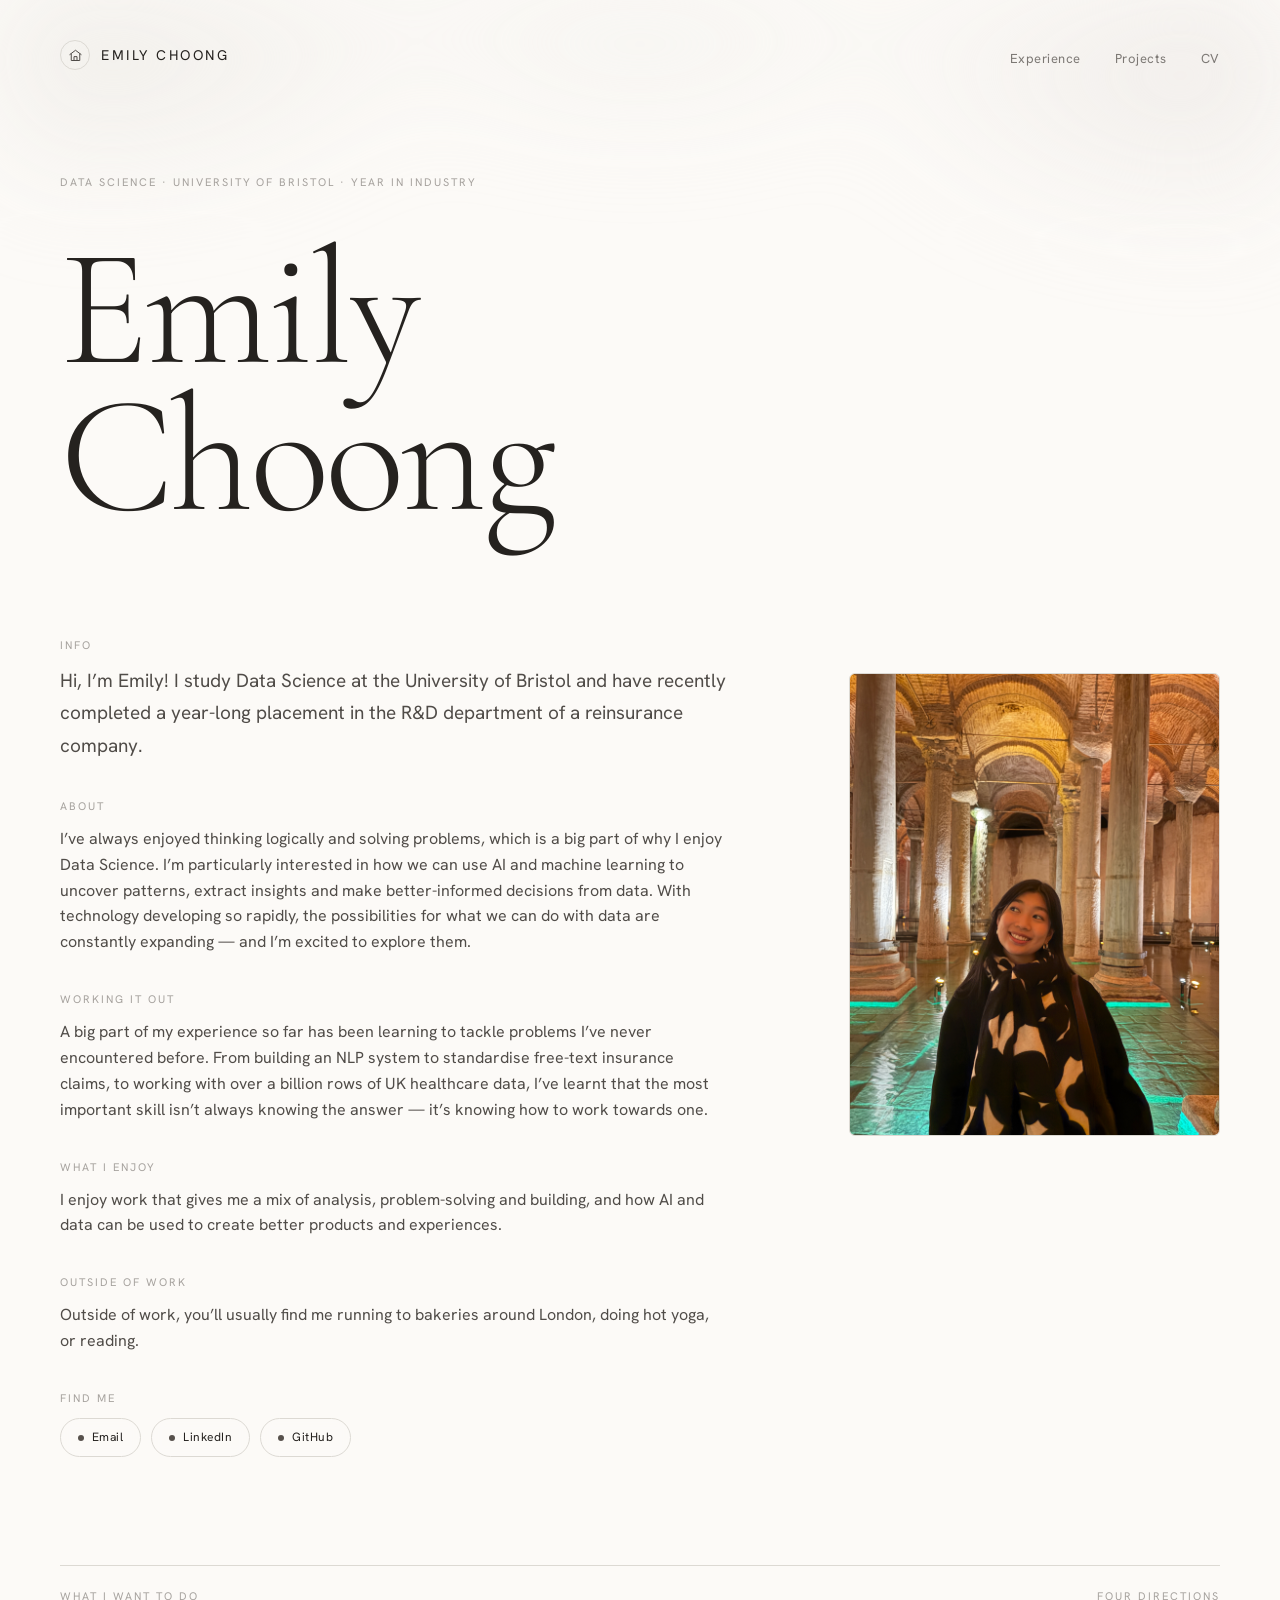
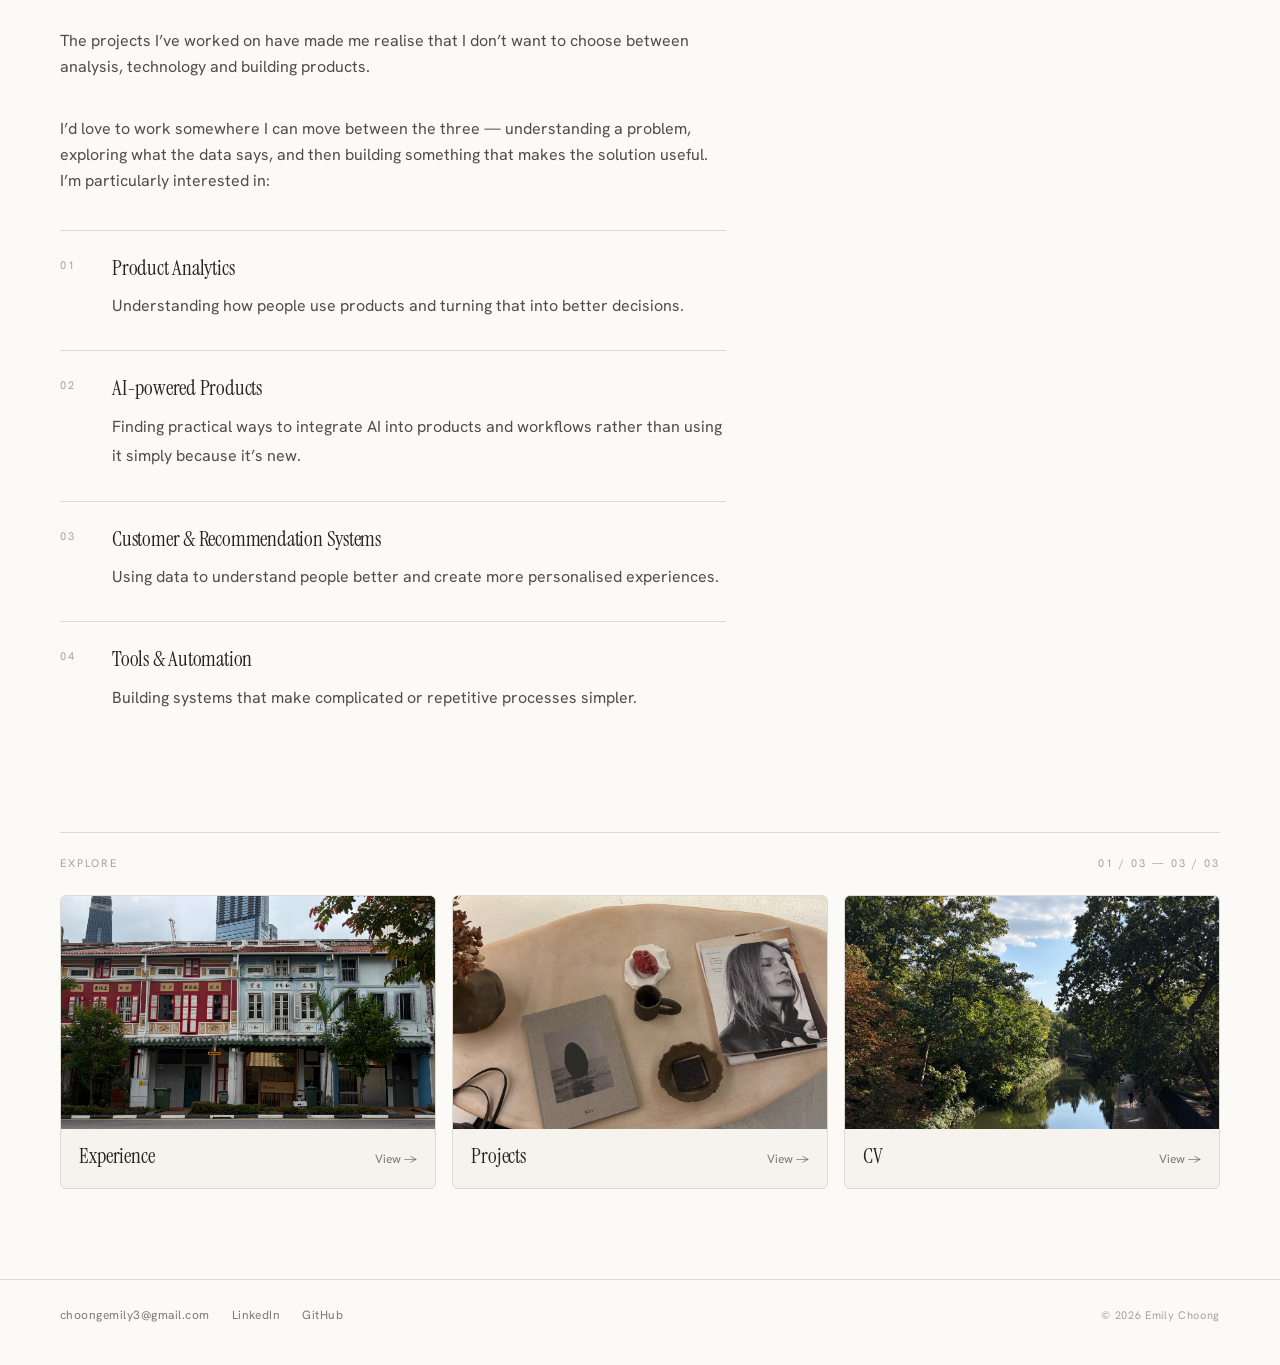
<file: index.html>
<!DOCTYPE html>
<html lang="en">
<head>
<meta charset="UTF-8" />
<meta name="viewport" content="width=device-width, initial-scale=1.0" />
<title>Emily Choong — Data Science</title>
<link rel="preconnect" href="https://fonts.googleapis.com" />
<link rel="preconnect" href="https://fonts.gstatic.com" crossorigin />
<link href="https://fonts.googleapis.com/css2?family=Hanken+Grotesk:ital,wght@0,300;0,400;0,500;0,600;0,700;0,800;1,400;1,500&family=Instrument+Serif:ital@0;1&display=swap" rel="stylesheet" />
<link rel="stylesheet" href="styles.css" />
</head>
<body>

<div class="blob"></div>

<header class="site-header">
  <div class="wrap">
    <a href="index.html" class="brand"><span class="brand__home" aria-hidden="true"><svg viewBox="0 0 24 24" fill="none" stroke="currentColor" stroke-width="1.6" stroke-linecap="round" stroke-linejoin="round"><path d="M3 10.4 12 3.6l9 6.8"/><path d="M5.2 9.6V20h13.6V9.6"/><path d="M9.6 20v-6.2h4.8V20"/></svg></span><span>Emily Choong</span></a>
    <nav class="nav">
      <a href="experience.html">Experience</a>
      <a href="projects.html">Projects</a>
      <a href="cv.html">CV</a>
    </nav>
  </div>
</header>

<main>
  <section class="wrap hero" data-screen-label="Landing">
    <p class="label hero__eyebrow">Data Science · University of Bristol · Year in Industry</p>
    <h1 class="hero__name">
      <span>Emily</span>
      <span>Choong</span>
    </h1>
  </section>

  <section class="wrap intro">
    <div>
      <div class="meta-block">
        <span class="label">Info</span>
        <p class="lead">Hi, I’m Emily! I study Data Science at the University of Bristol and have recently completed a year-long placement in the R&amp;D department of a reinsurance company.</p>
      </div>

      <div class="meta-block">
        <span class="label">About</span>
        <p>I’ve always enjoyed thinking logically and solving problems, which is a big part of why I enjoy Data Science. I’m particularly interested in how we can use AI and machine learning to uncover patterns, extract insights and make better-informed decisions from data. With technology developing so rapidly, the possibilities for what we can do with data are constantly expanding — and I’m excited to explore them.</p>
      </div>

      <div class="meta-block">
        <span class="label">Working it out</span>
        <p>A big part of my experience so far has been learning to tackle problems I’ve never encountered before. From building an NLP system to standardise free-text insurance claims, to working with over a billion rows of UK healthcare data, I’ve learnt that the most important skill isn’t always knowing the answer — it’s knowing how to work towards one.</p>
      </div>

      <div class="meta-block">
        <span class="label">What I enjoy</span>
        <p>I enjoy work that gives me a mix of analysis, problem-solving and building, and how AI and data can be used to create better products and experiences.</p>
      </div>

      <div class="meta-block">
        <span class="label">Outside of work</span>
        <p>Outside of work, you’ll usually find me running to bakeries around London, doing hot yoga, or reading.</p>
      </div>

      <div class="meta-block">
        <span class="label">Find me</span>
        <div class="links-row">
          <a class="pill" href="mailto:choongemily3@gmail.com">Email</a>
          <a class="pill" href="https://www.linkedin.com/in/emily-choong-70520728a/" target="_blank" rel="noopener">LinkedIn</a>
          <a class="pill" href="https://github.com/EmilyChoong" target="_blank" rel="noopener">GitHub</a>
        </div>
      </div>
    </div>

    <div class="portrait">
      <img src="assets/photo-portrait.jpg" alt="Emily standing among lit stone columns in an underground cistern." />
    </div>
  </section>

  <section class="wrap explore" data-screen-label="What I want to do">
    <div class="explore__head">
      <span class="label">What I want to do</span>
      <span class="label">Four directions</span>
    </div>
    <div class="meta-block">
      <p>The projects I’ve worked on have made me realise that I don’t want to choose between analysis, technology and building products.</p>
    </div>
    <div class="meta-block">
      <p>I’d love to work somewhere I can move between the three — understanding a problem, exploring what the data says, and then building something that makes the solution useful. I’m particularly interested in:</p>
    </div>
    <ul class="ed-worklist ed-worklist--num">
      <li><strong>Product Analytics</strong>Understanding how people use products and turning that into better decisions.</li>
      <li><strong>AI-powered Products</strong>Finding practical ways to integrate AI into products and workflows rather than using it simply because it’s new.</li>
      <li><strong>Customer &amp; Recommendation Systems</strong>Using data to understand people better and create more personalised experiences.</li>
      <li><strong>Tools &amp; Automation</strong>Building systems that make complicated or repetitive processes simpler.</li>
    </ul>
  </section>

  <section class="wrap explore" data-screen-label="Explore">
    <div class="explore__head">
      <span class="label">Explore</span>
      <span class="label">01 / 03 — 03 / 03</span>
    </div>
    <div class="cards">
      <a class="card" href="experience.html">
        <div class="card__thumb"><img src="assets/photo-singapore.jpg" alt="A row of painted shophouses with tower blocks rising behind them." /></div>
        <div class="card__body">
          <span class="card__title">Experience</span>
          <span class="card__cue">View →</span>
        </div>
      </a>
      <a class="card" href="projects.html">
        <div class="card__thumb"><img src="assets/photo-reading.jpg" alt="A book, a magazine and a small cup arranged on a pale oval table." /></div>
        <div class="card__body">
          <span class="card__title">Projects</span>
          <span class="card__cue">View →</span>
        </div>
      </a>
      <a class="card" href="cv.html">
        <div class="card__thumb"><img src="assets/photo-canal.jpg" alt="A tree-lined canal with a towpath running alongside it." /></div>
        <div class="card__body">
          <span class="card__title">CV</span>
          <span class="card__cue">View →</span>
        </div>
      </a>
    </div>
  </section>
</main>

<footer class="footer">
  <div class="wrap">
    <div class="footer__links">
      <a href="mailto:choongemily3@gmail.com">choongemily3@gmail.com</a>
      <a href="https://www.linkedin.com/in/emily-choong-70520728a/" target="_blank" rel="noopener">LinkedIn</a>
      <a href="https://github.com/EmilyChoong" target="_blank" rel="noopener">GitHub</a>
    </div>
    <small>© 2026 Emily Choong</small>
  </div>
</footer>

</body>
</html>
</file>
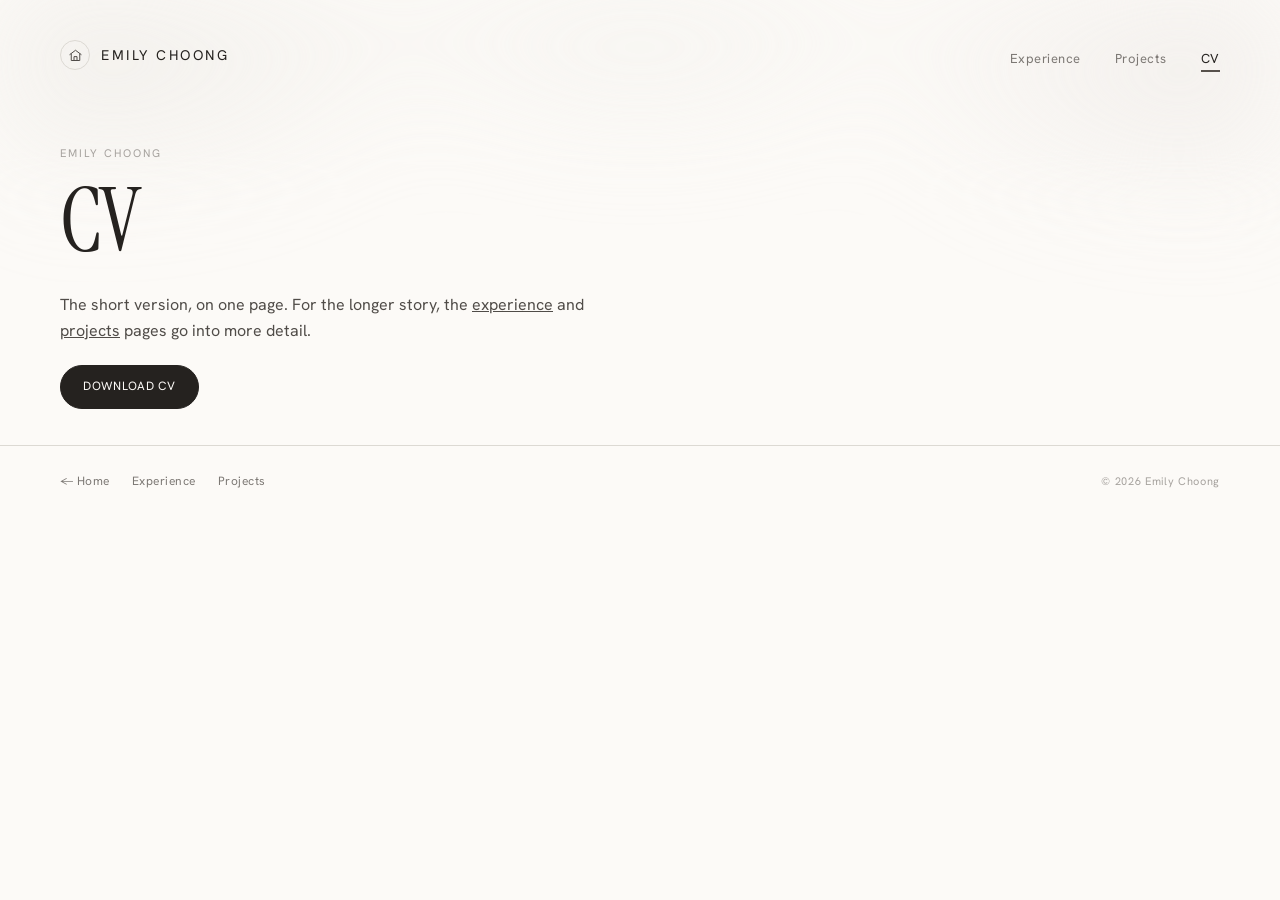
<file: cv.html>
<!DOCTYPE html>
<html lang="en">
<head>
<meta charset="UTF-8" />
<meta name="viewport" content="width=device-width, initial-scale=1.0" />
<title>CV — Emily Choong</title>
<link rel="preconnect" href="https://fonts.googleapis.com" />
<link rel="preconnect" href="https://fonts.gstatic.com" crossorigin />
<link href="https://fonts.googleapis.com/css2?family=Hanken+Grotesk:ital,wght@0,300;0,400;0,500;0,600;0,700;0,800;1,400;1,500&family=Instrument+Serif:ital@0;1&display=swap" rel="stylesheet" />
<link rel="stylesheet" href="styles.css" />
</head>
<body>

<div class="blob blob--page"></div>

<header class="site-header">
  <div class="wrap">
    <a href="index.html" class="brand"><span class="brand__home" aria-hidden="true"><svg viewBox="0 0 24 24" fill="none" stroke="currentColor" stroke-width="1.6" stroke-linecap="round" stroke-linejoin="round"><path d="M3 10.4 12 3.6l9 6.8"/><path d="M5.2 9.6V20h13.6V9.6"/><path d="M9.6 20v-6.2h4.8V20"/></svg></span><span>Emily Choong</span></a>
    <nav class="nav">
      <a href="experience.html">Experience</a>
      <a href="projects.html">Projects</a>
      <a href="cv.html" aria-current="page">CV</a>
    </nav>
  </div>
</header>

<main>
  <section class="wrap page-head" data-screen-label="CV">
    <span class="label">Emily Choong</span>
    <h1 class="page-title">CV</h1>
    <p class="page-intro">The short version, on one page. For the longer story, the <a href="experience.html">experience</a> and <a href="projects.html">projects</a> pages go into more detail.</p>
    <div class="cv-actions">
      <a class="btn" href="Emily-Choong-CV.pdf" download>Download CV</a>
    </div>
  </section>
</main>

<footer class="footer">
  <div class="wrap">
    <div class="footer__links">
      <a href="index.html">← Home</a>
      <a href="experience.html">Experience</a>
      <a href="projects.html">Projects</a>
    </div>
    <small>© 2026 Emily Choong</small>
  </div>
</footer>

</body>
</html>
</file>
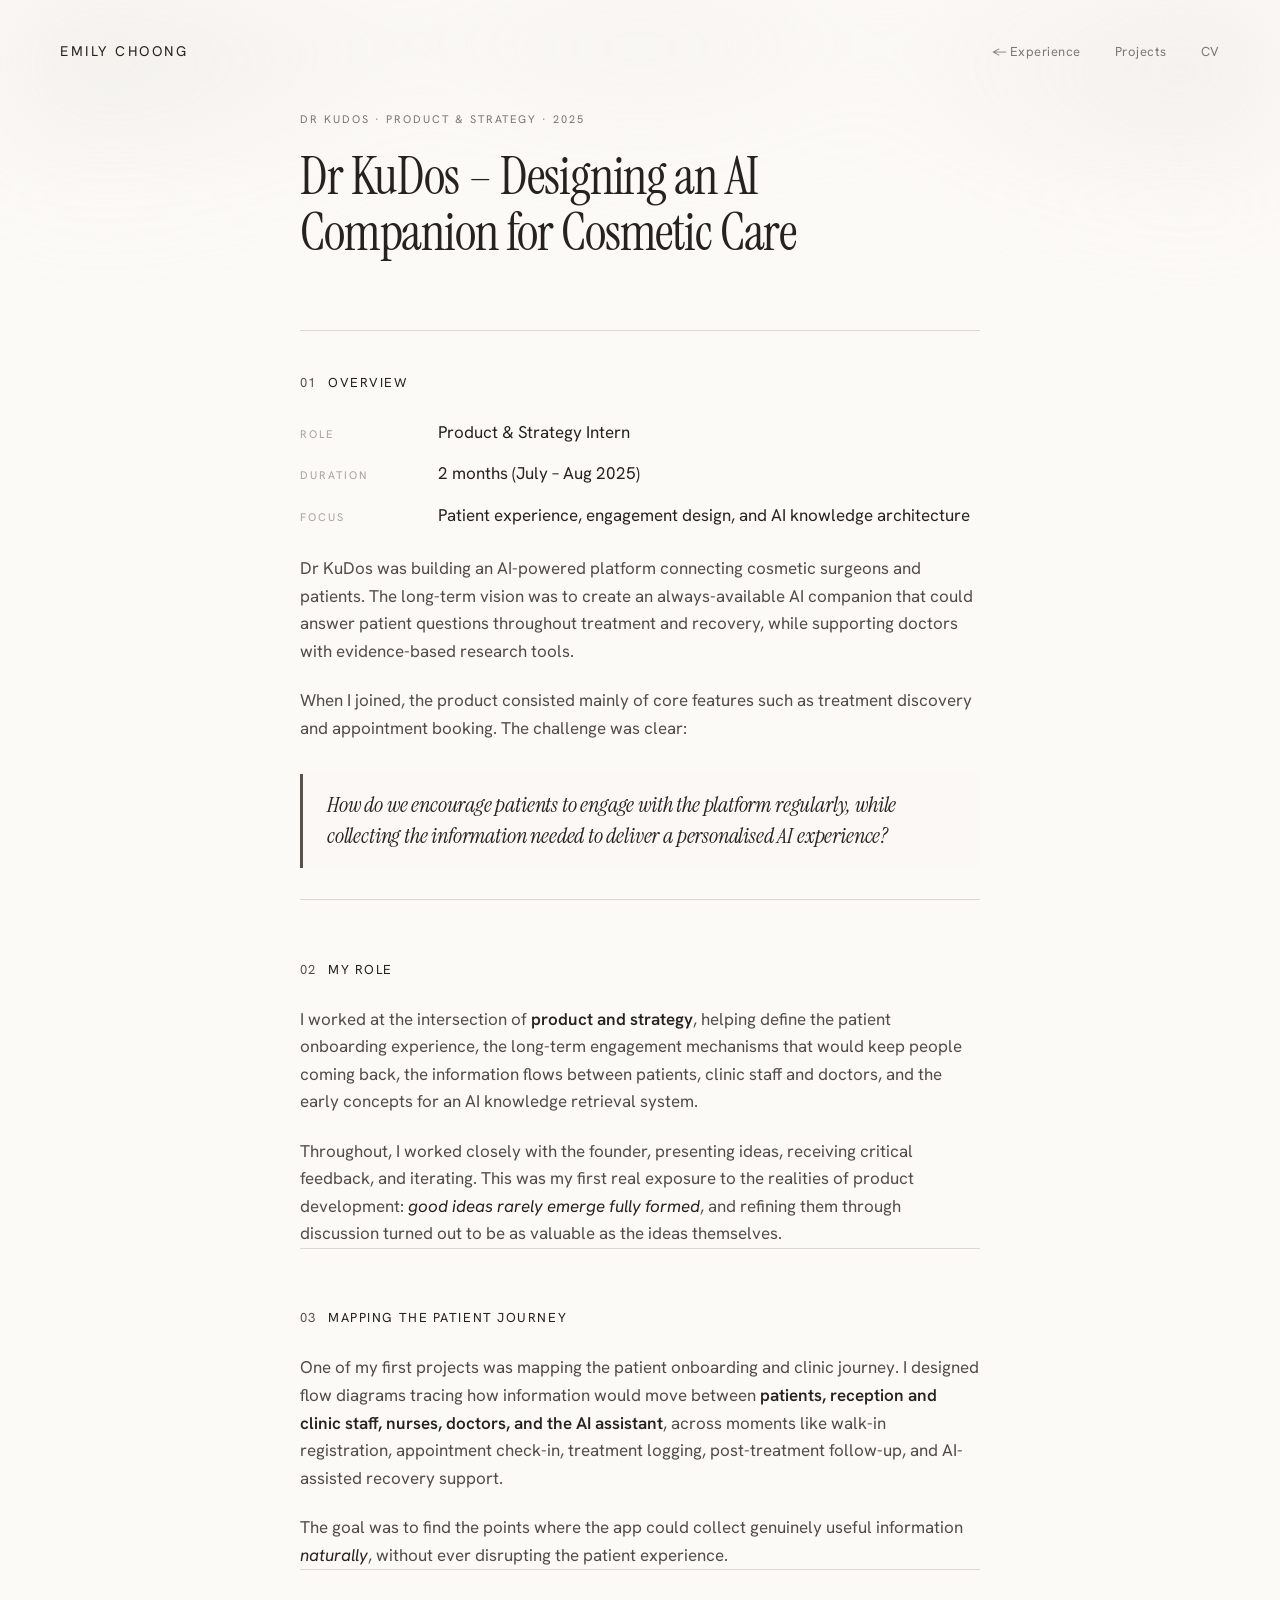
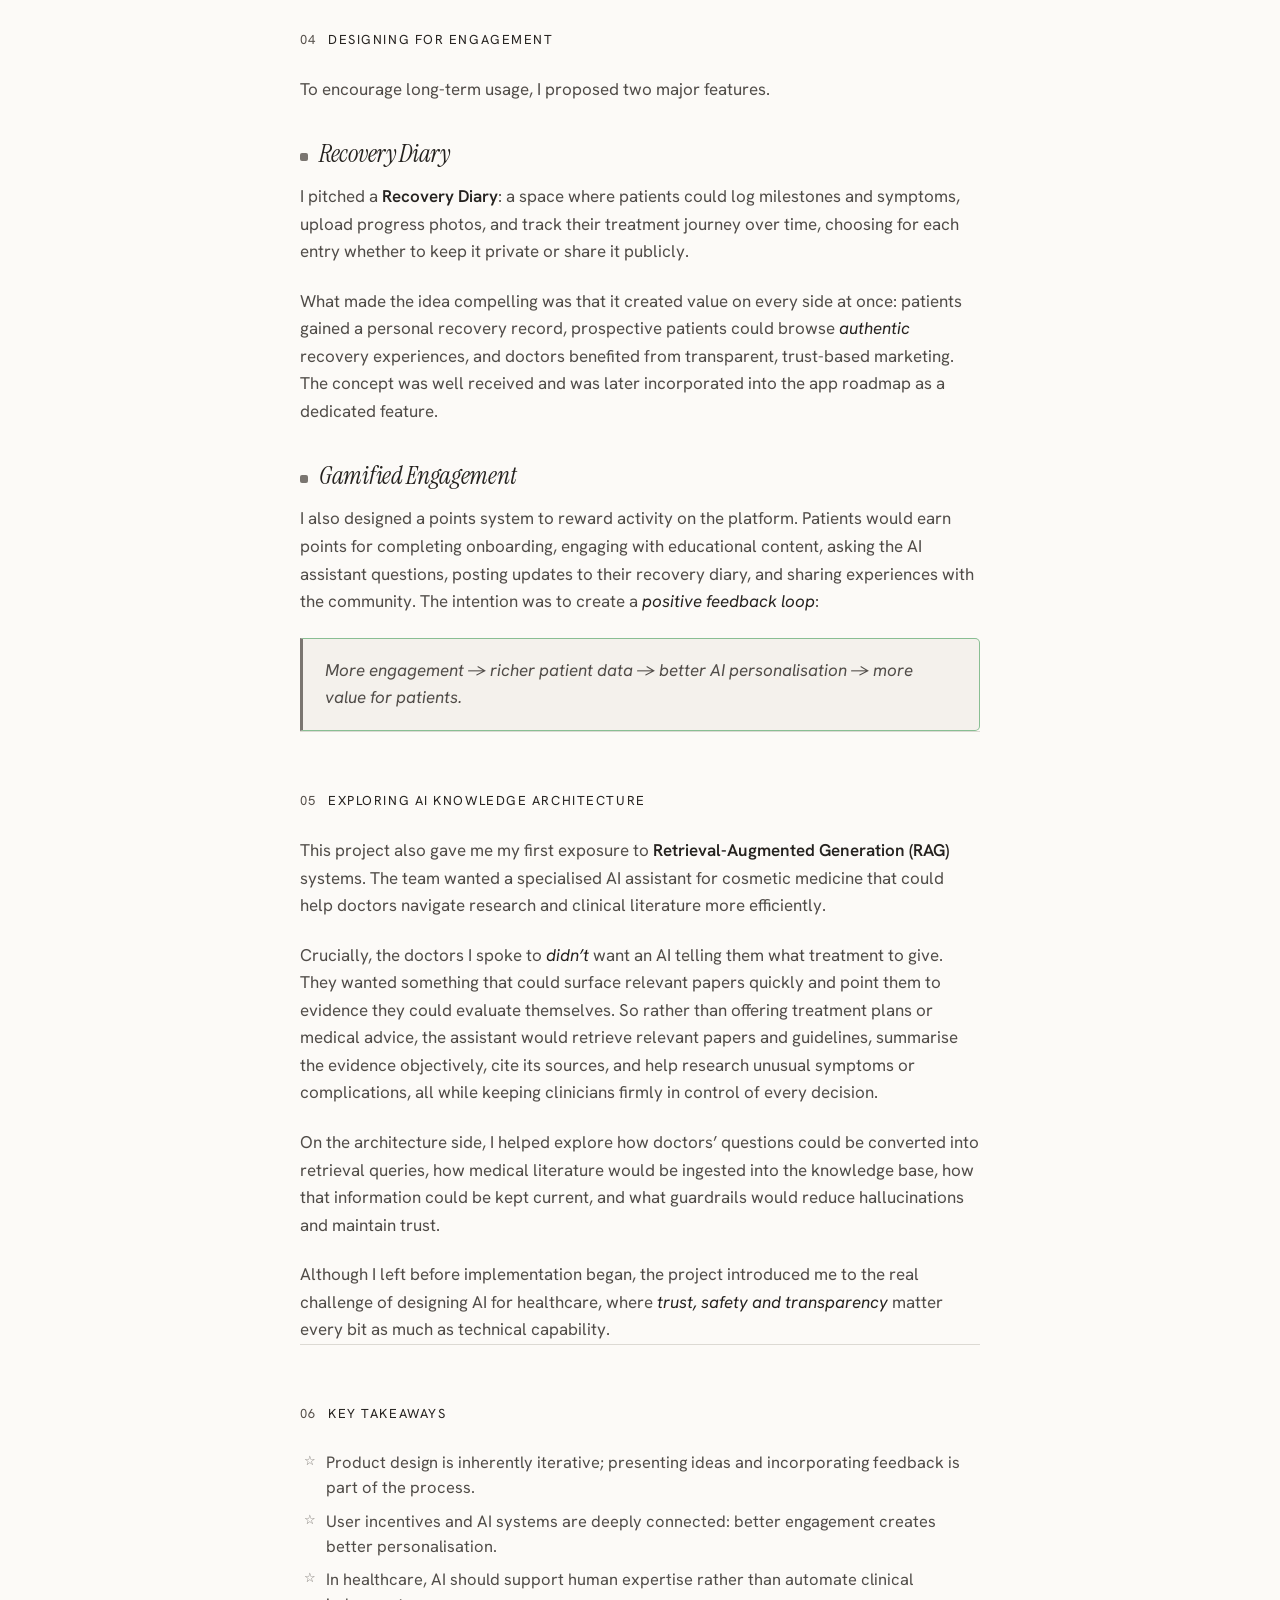
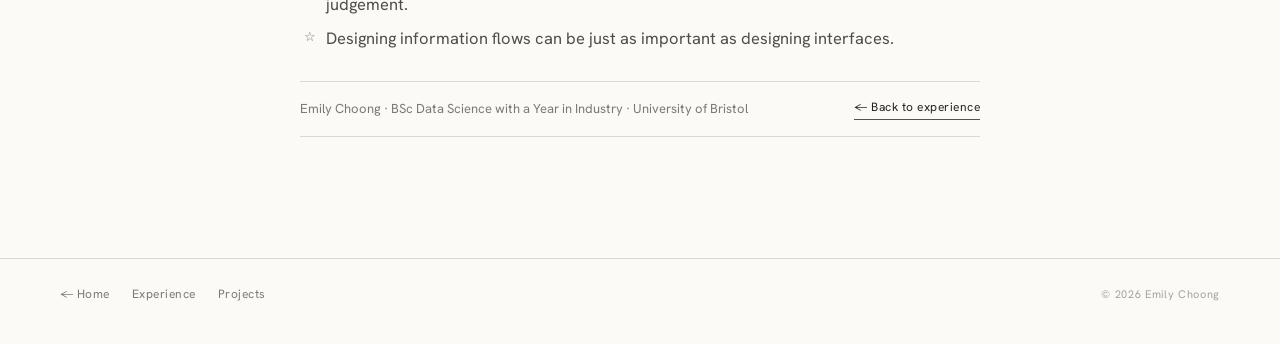
<file: dr-kudos.html>
<!DOCTYPE html>
<html lang="en">
<head>
<meta charset="UTF-8" />
<meta name="viewport" content="width=device-width, initial-scale=1.0" />
<title>Dr KuDos — Designing an AI Companion for Cosmetic Care — Emily Choong</title>
<link rel="preconnect" href="https://fonts.googleapis.com" />
<link rel="preconnect" href="https://fonts.gstatic.com" crossorigin />
<link href="https://fonts.googleapis.com/css2?family=Hanken+Grotesk:ital,wght@0,300;0,400;0,500;0,600;0,700;0,800;1,400;1,500&family=Instrument+Serif:ital@0;1&display=swap" rel="stylesheet" />
<link rel="stylesheet" href="styles.css" />
<style>
  .asection ul { list-style: none; margin: 4px 0 22px; padding-left: 4px; color: var(--ink-2); }
  .asection li {
    position: relative; padding-left: 22px;
    margin-bottom: 9px; line-height: 1.5;
    font-family: var(--sans); font-size: clamp(15px, 1.5vw, 16.5px);
  }
  .asection li::before { content: "\2606"; position: absolute; left: 0; top: 1px; font-size: 13px; color: var(--accent-2); }
  .asection li:last-child { margin-bottom: 0; }
  .ov-meta { display: grid; gap: 14px; margin: 4px 0 26px; }
  .ov-meta > div { display: grid; grid-template-columns: 120px 1fr; gap: 18px; align-items: baseline; }
  .ov-meta .label { padding-top: 4px; }
  .ov-meta p { margin: 0; color: var(--ink); font-size: clamp(15px, 1.6vw, 17px); }
  .flow-ph {
    margin: 8px 0 18px; aspect-ratio: 16 / 7;
    border: 1px dashed var(--line); background: var(--surface);
    display: flex; align-items: center; justify-content: center;
    font-family: var(--mono); font-size: 11px; letter-spacing: 0.14em;
    text-transform: uppercase; color: var(--faint); text-align: center; padding: 16px;
  }
  .loop {
    margin: 14px 0 0; padding: 18px 22px;
    border: 1px solid var(--tone-green-edge);
    border-left: 3px solid var(--accent-2);
    background: color-mix(in oklab, var(--green) 16%, var(--surface));
    border-radius: 0 5px 5px 0;
    font-family: var(--serif); font-style: italic;
    font-size: clamp(16px, 2vw, 20px); line-height: 1.45; color: var(--ink);
  }
</style>
</head>
<body>

<div class="blob blob--page"></div>

<header class="site-header">
  <div class="wrap">
    <a href="index.html" class="brand">Emily Choong</a>
    <nav class="nav">
      <a href="experience.html#dr-kudos">← Experience</a>
      <a href="projects.html">Projects</a>
      <a href="cv.html">CV</a>
    </nav>
  </div>
</header>

<main class="wrap">
  <article class="article" data-screen-label="Dr KuDos write-up">

    <header class="article-head">
      <span class="label">Dr KuDos · Product &amp; Strategy · 2025</span>
      <h1>Dr KuDos – Designing an AI Companion for Cosmetic Care</h1>
    </header>

    <section class="asection">
      <p class="marker">Overview</p>
      <div class="ov-meta">
        <div><span class="label">Role</span><p>Product &amp; Strategy Intern</p></div>
        <div><span class="label">Duration</span><p>2 months (July – Aug 2025)</p></div>
        <div><span class="label">Focus</span><p>Patient experience, engagement design, and AI knowledge architecture</p></div>
      </div>
      <p>Dr KuDos was building an AI-powered platform connecting cosmetic surgeons and patients. The long-term vision was to create an always-available AI companion that could answer patient questions throughout treatment and recovery, while supporting doctors with evidence-based research tools.</p>
      <p>When I joined, the product consisted mainly of core features such as treatment discovery and appointment booking. The challenge was clear:</p>
      <blockquote>How do we encourage patients to engage with the platform regularly, while collecting the information needed to deliver a personalised AI experience?</blockquote>
    </section>

    <section class="asection">
      <p class="marker">My Role</p>
      <p>I worked at the intersection of <strong>product and strategy</strong>, helping define the patient onboarding experience, the long-term engagement mechanisms that would keep people coming back, the information flows between patients, clinic staff and doctors, and the early concepts for an AI knowledge retrieval system.</p>
      <p>Throughout, I worked closely with the founder, presenting ideas, receiving critical feedback, and iterating. This was my first real exposure to the realities of product development: <em>good ideas rarely emerge fully formed</em>, and refining them through discussion turned out to be as valuable as the ideas themselves.</p>
    </section>

    <section class="asection">
      <p class="marker">Mapping the Patient Journey</p>
      <p>One of my first projects was mapping the patient onboarding and clinic journey. I designed flow diagrams tracing how information would move between <strong>patients, reception and clinic staff, nurses, doctors, and the AI assistant</strong>, across moments like walk-in registration, appointment check-in, treatment logging, post-treatment follow-up, and AI-assisted recovery support.</p>
      <p>The goal was to find the points where the app could collect genuinely useful information <em>naturally</em>, without ever disrupting the patient experience.</p>
    </section>

    <section class="asection">
      <p class="marker">Designing for Engagement</p>
      <p>To encourage long-term usage, I proposed two major features.</p>

      <h3>Recovery Diary</h3>
      <p>I pitched a <strong>Recovery Diary</strong>: a space where patients could log milestones and symptoms, upload progress photos, and track their treatment journey over time, choosing for each entry whether to keep it private or share it publicly.</p>
      <p>What made the idea compelling was that it created value on every side at once: patients gained a personal recovery record, prospective patients could browse <em>authentic</em> recovery experiences, and doctors benefited from transparent, trust-based marketing. The concept was well received and was later incorporated into the app roadmap as a dedicated feature.</p>

      <h3>Gamified Engagement</h3>
      <p>I also designed a points system to reward activity on the platform. Patients would earn points for completing onboarding, engaging with educational content, asking the AI assistant questions, posting updates to their recovery diary, and sharing experiences with the community. The intention was to create a <em>positive feedback loop</em>:</p>
      <p class="loop">More engagement → richer patient data → better AI personalisation → more value for patients.</p>
    </section>

    <section class="asection">
      <p class="marker">Exploring AI Knowledge Architecture</p>
      <p>This project also gave me my first exposure to <strong>Retrieval-Augmented Generation (RAG)</strong> systems. The team wanted a specialised AI assistant for cosmetic medicine that could help doctors navigate research and clinical literature more efficiently.</p>
      <p>Crucially, the doctors I spoke to <em>didn’t</em> want an AI telling them what treatment to give. They wanted something that could surface relevant papers quickly and point them to evidence they could evaluate themselves. So rather than offering treatment plans or medical advice, the assistant would retrieve relevant papers and guidelines, summarise the evidence objectively, cite its sources, and help research unusual symptoms or complications, all while keeping clinicians firmly in control of every decision.</p>
      <p>On the architecture side, I helped explore how doctors’ questions could be converted into retrieval queries, how medical literature would be ingested into the knowledge base, how that information could be kept current, and what guardrails would reduce hallucinations and maintain trust.</p>
      <p>Although I left before implementation began, the project introduced me to the real challenge of designing AI for healthcare, where <em>trust, safety and transparency</em> matter every bit as much as technical capability.</p>
    </section>

    <section class="asection">
      <p class="marker">Key Takeaways</p>
      <ul>
        <li>Product design is inherently iterative; presenting ideas and incorporating feedback is part of the process.</li>
        <li>User incentives and AI systems are deeply connected: better engagement creates better personalisation.</li>
        <li>In healthcare, AI should support human expertise rather than automate clinical judgement.</li>
        <li>Designing information flows can be just as important as designing interfaces.</li>
      </ul>
    </section>

    <div class="report-banner">
      <span>Emily Choong · BSc Data Science with a Year in Industry · University of Bristol</span>
      <a class="linklet" href="experience.html#dr-kudos">← Back to experience</a>
    </div>

  </article>
</main>

<footer class="footer">
  <div class="wrap">
    <div class="footer__links">
      <a href="index.html">← Home</a>
      <a href="experience.html">Experience</a>
      <a href="projects.html">Projects</a>
    </div>
    <small>© 2026 Emily Choong</small>
  </div>
</footer>

</body>
</html>
</file>
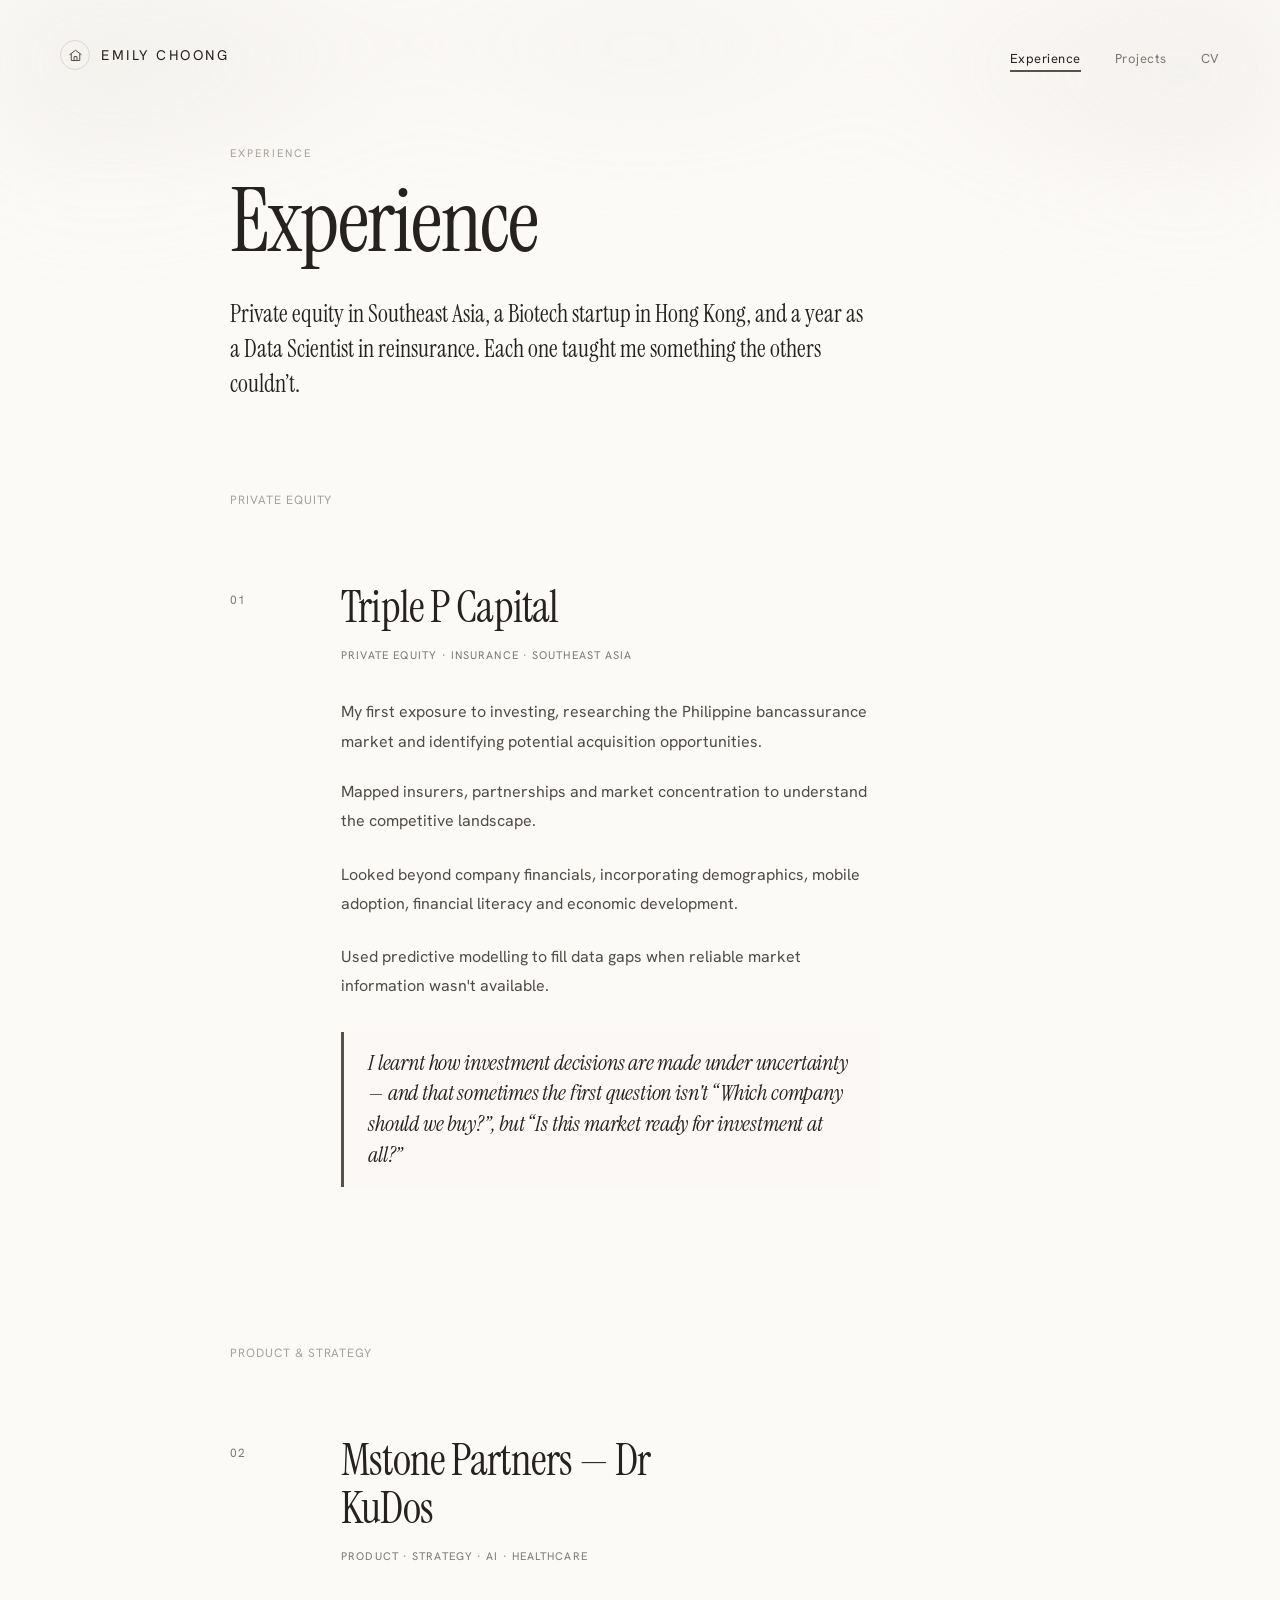
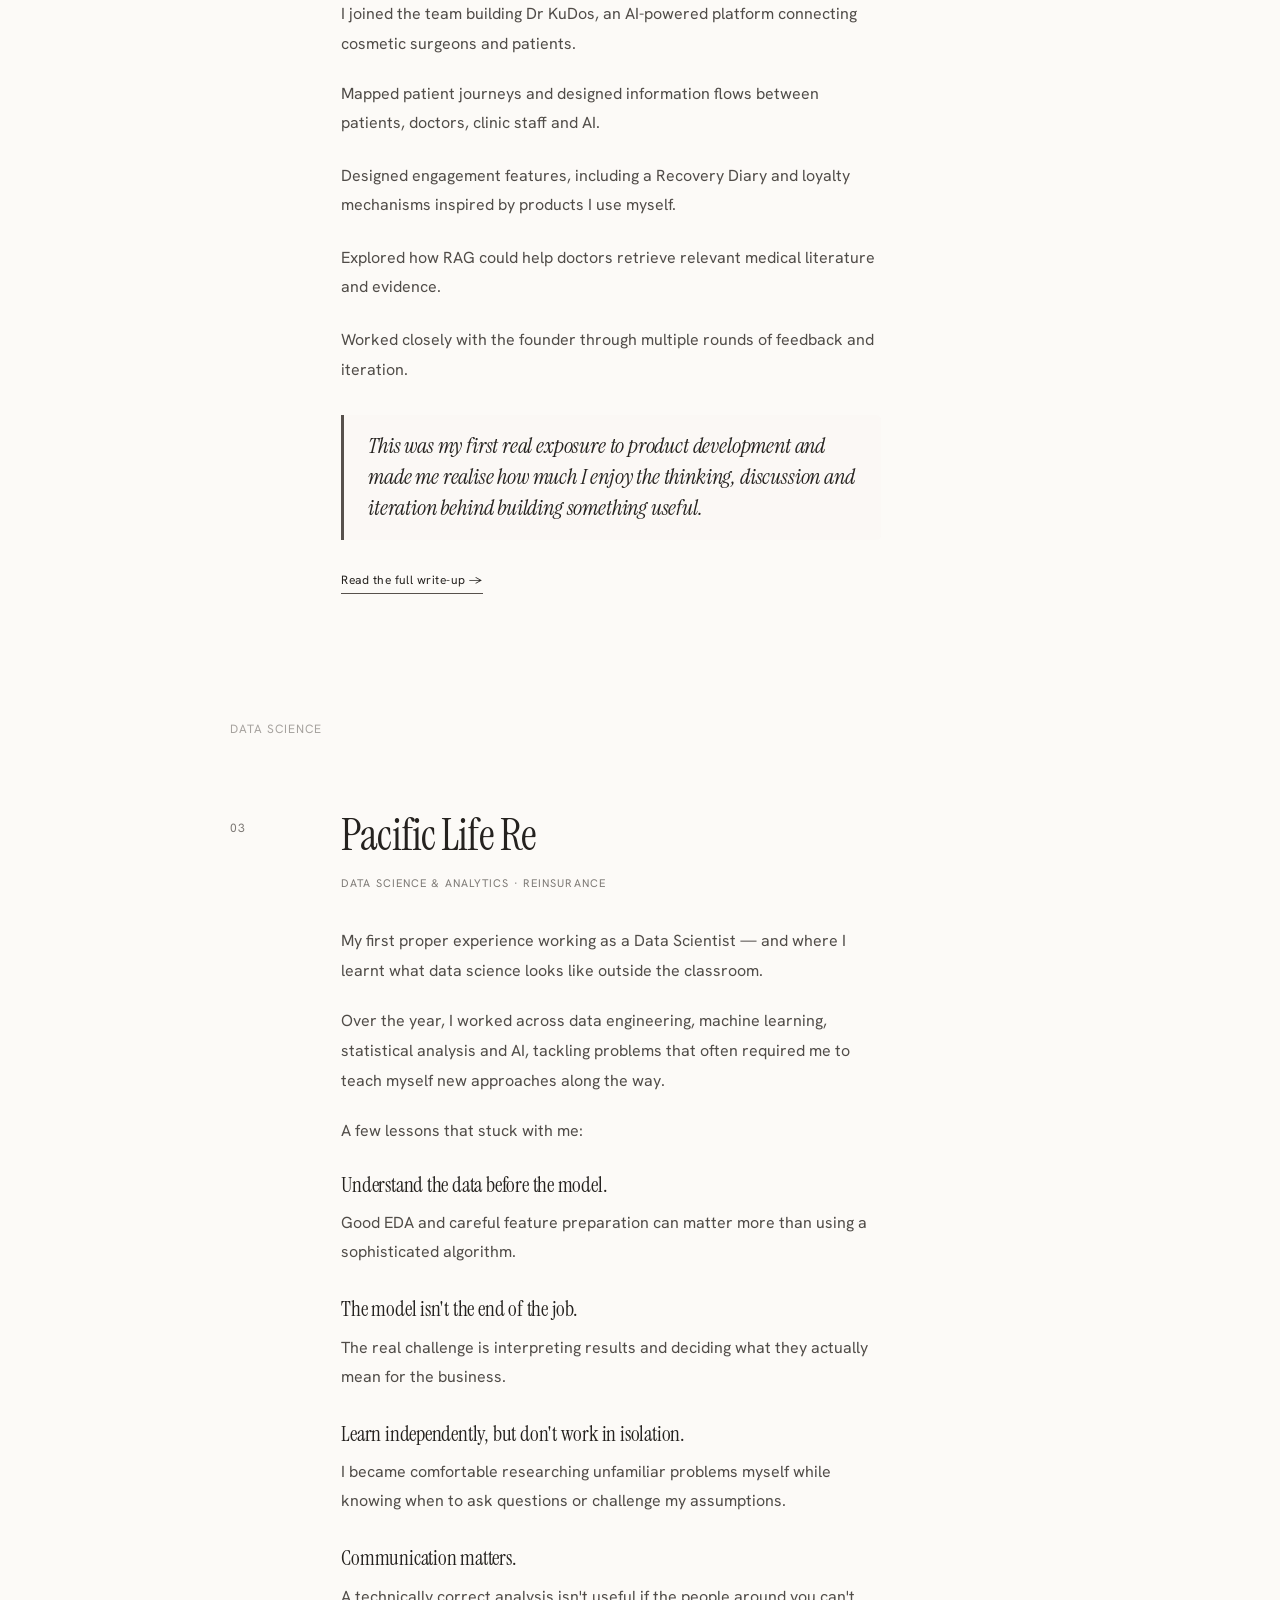
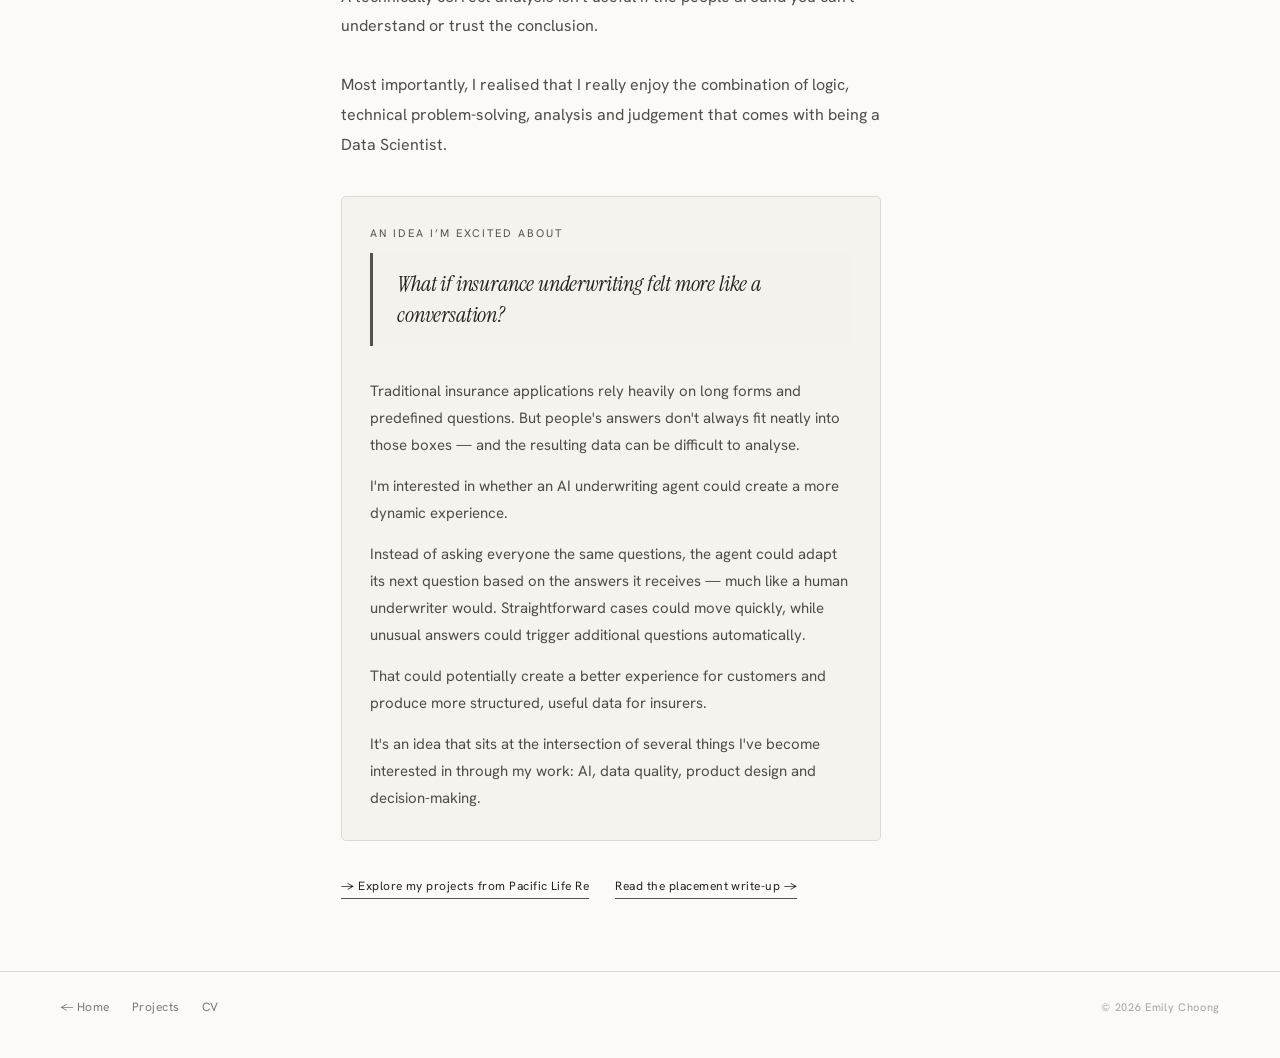
<file: experience.html>
<!DOCTYPE html>
<html lang="en">
<head>
<meta charset="UTF-8" />
<meta name="viewport" content="width=device-width, initial-scale=1.0" />
<title>Experience — Emily Choong</title>
<link rel="preconnect" href="https://fonts.googleapis.com" />
<link rel="preconnect" href="https://fonts.gstatic.com" crossorigin />
<link href="https://fonts.googleapis.com/css2?family=Hanken+Grotesk:ital,wght@0,300;0,400;0,500;0,600;0,700;0,800;1,400;1,500&family=Instrument+Serif:ital@0;1&display=swap" rel="stylesheet" />
<link rel="stylesheet" href="styles.css" />
</head>
<body>

<div class="blob blob--page"></div>

<header class="site-header">
  <div class="wrap">
    <a href="index.html" class="brand"><span class="brand__home" aria-hidden="true"><svg viewBox="0 0 24 24" fill="none" stroke="currentColor" stroke-width="1.6" stroke-linecap="round" stroke-linejoin="round"><path d="M3 10.4 12 3.6l9 6.8"/><path d="M5.2 9.6V20h13.6V9.6"/><path d="M9.6 20v-6.2h4.8V20"/></svg></span><span>Emily Choong</span></a>
    <nav class="nav">
      <a href="experience.html" aria-current="page">Experience</a>
      <a href="projects.html">Projects</a>
      <a href="cv.html">CV</a>
    </nav>
  </div>
</header>

<main class="wrap">
  <div class="editorial">

    <section class="page-head" data-screen-label="Experience">
      <span class="label">Experience</span>
      <h1 class="page-title">Experience</h1>
      <p class="ed-intro">Private equity in Southeast Asia, a Biotech startup in Hong Kong, and a year as a Data Scientist in reinsurance. Each one taught me something the others couldn’t.</p>
    </section>

    <section class="ed-section" id="triple-p" data-screen-label="Triple P Capital">
      <div class="ed-section__label">
        <span>Private Equity</span>
      </div>
      <div class="ed-entry">
        <div class="ed-year">01</div>
        <div>
          <h2 class="ed-title">Triple P Capital</h2>
          <p class="ed-meta">Private Equity · Insurance · Southeast Asia</p>
          <div class="ed-body">
            <p>My first exposure to investing, researching the Philippine bancassurance market and identifying potential acquisition opportunities.</p>
            <ul class="ed-worklist">
              <li>Mapped insurers, partnerships and market concentration to understand the competitive landscape.</li>
              <li>Looked beyond company financials, incorporating demographics, mobile adoption, financial literacy and economic development.</li>
              <li>Used predictive modelling to fill data gaps when reliable market information wasn't available.</li>
            </ul>
            <blockquote>I learnt how investment decisions are made under uncertainty — and that sometimes the first question isn't “Which company should we buy?”, but “Is this market ready for investment at all?”</blockquote>
          </div>
        </div>
      </div>
    </section>

    <section class="ed-section" id="dr-kudos" data-screen-label="Mstone Partners">
      <div class="ed-section__label">
        <span>Product &amp; Strategy</span>
      </div>
      <div class="ed-entry">
        <div class="ed-year">02</div>
        <div>
          <h2 class="ed-title">Mstone Partners — Dr KuDos</h2>
          <p class="ed-meta">Product · Strategy · AI · Healthcare</p>
          <div class="ed-body">
            <p>I joined the team building Dr KuDos, an AI-powered platform connecting cosmetic surgeons and patients.</p>
            <ul class="ed-worklist">
              <li>Mapped patient journeys and designed information flows between patients, doctors, clinic staff and AI.</li>
              <li>Designed engagement features, including a Recovery Diary and loyalty mechanisms inspired by products I use myself.</li>
              <li>Explored how RAG could help doctors retrieve relevant medical literature and evidence.</li>
              <li>Worked closely with the founder through multiple rounds of feedback and iteration.</li>
            </ul>
            <blockquote>This was my first real exposure to product development and made me realise how much I enjoy the thinking, discussion and iteration behind building something useful.</blockquote>
            <div class="ed-actions">
              <a class="linklet" href="dr-kudos.html">Read the full write-up →</a>
            </div>
          </div>
        </div>
      </div>
    </section>

    <section class="ed-section" id="pacific-life-re" data-screen-label="Pacific Life Re">
      <div class="ed-section__label">
        <span>Data Science</span>
      </div>
      <div class="ed-entry">
        <div class="ed-year">03</div>
        <div>
          <h2 class="ed-title">Pacific Life Re</h2>
          <p class="ed-meta">Data Science &amp; Analytics · Reinsurance</p>
          <div class="ed-body">
            <p>My first proper experience working as a Data Scientist — and where I learnt what data science looks like outside the classroom.</p>
            <p>Over the year, I worked across data engineering, machine learning, statistical analysis and AI, tackling problems that often required me to teach myself new approaches along the way.</p>
            <p>A few lessons that stuck with me:</p>
            <ul class="ed-worklist">
              <li><strong>Understand the data before the model.</strong>Good EDA and careful feature preparation can matter more than using a sophisticated algorithm.</li>
              <li><strong>The model isn't the end of the job.</strong>The real challenge is interpreting results and deciding what they actually mean for the business.</li>
              <li><strong>Learn independently, but don't work in isolation.</strong>I became comfortable researching unfamiliar problems myself while knowing when to ask questions or challenge my assumptions.</li>
              <li><strong>Communication matters.</strong>A technically correct analysis isn't useful if the people around you can't understand or trust the conclusion.</li>
            </ul>
            <p>Most importantly, I realised that I really enjoy the combination of logic, technical problem-solving, analysis and judgement that comes with being a Data Scientist.</p>

            <div class="callout" data-screen-label="An idea I'm excited about">
              <span class="label">An idea I’m excited about</span>
              <blockquote>What if insurance underwriting felt more like a conversation?</blockquote>
              <p>Traditional insurance applications rely heavily on long forms and predefined questions. But people's answers don't always fit neatly into those boxes — and the resulting data can be difficult to analyse.</p>
              <p>I'm interested in whether an AI underwriting agent could create a more dynamic experience.</p>
              <p>Instead of asking everyone the same questions, the agent could adapt its next question based on the answers it receives — much like a human underwriter would. Straightforward cases could move quickly, while unusual answers could trigger additional questions automatically.</p>
              <p>That could potentially create a better experience for customers and produce more structured, useful data for insurers.</p>
              <p>It's an idea that sits at the intersection of several things I've become interested in through my work: AI, data quality, product design and decision-making.</p>
            </div>

            <div class="ed-actions">
              <a class="linklet" href="projects.html">→ Explore my projects from Pacific Life Re</a>
              <a class="linklet" href="placement-article.html">Read the placement write-up →</a>
            </div>
          </div>
        </div>
      </div>
    </section>

  </div>
</main>

<footer class="footer">
  <div class="wrap">
    <div class="footer__links">
      <a href="index.html">← Home</a>
      <a href="projects.html">Projects</a>
      <a href="cv.html">CV</a>
    </div>
    <small>© 2026 Emily Choong</small>
  </div>
</footer>

</body>
</html>
</file>
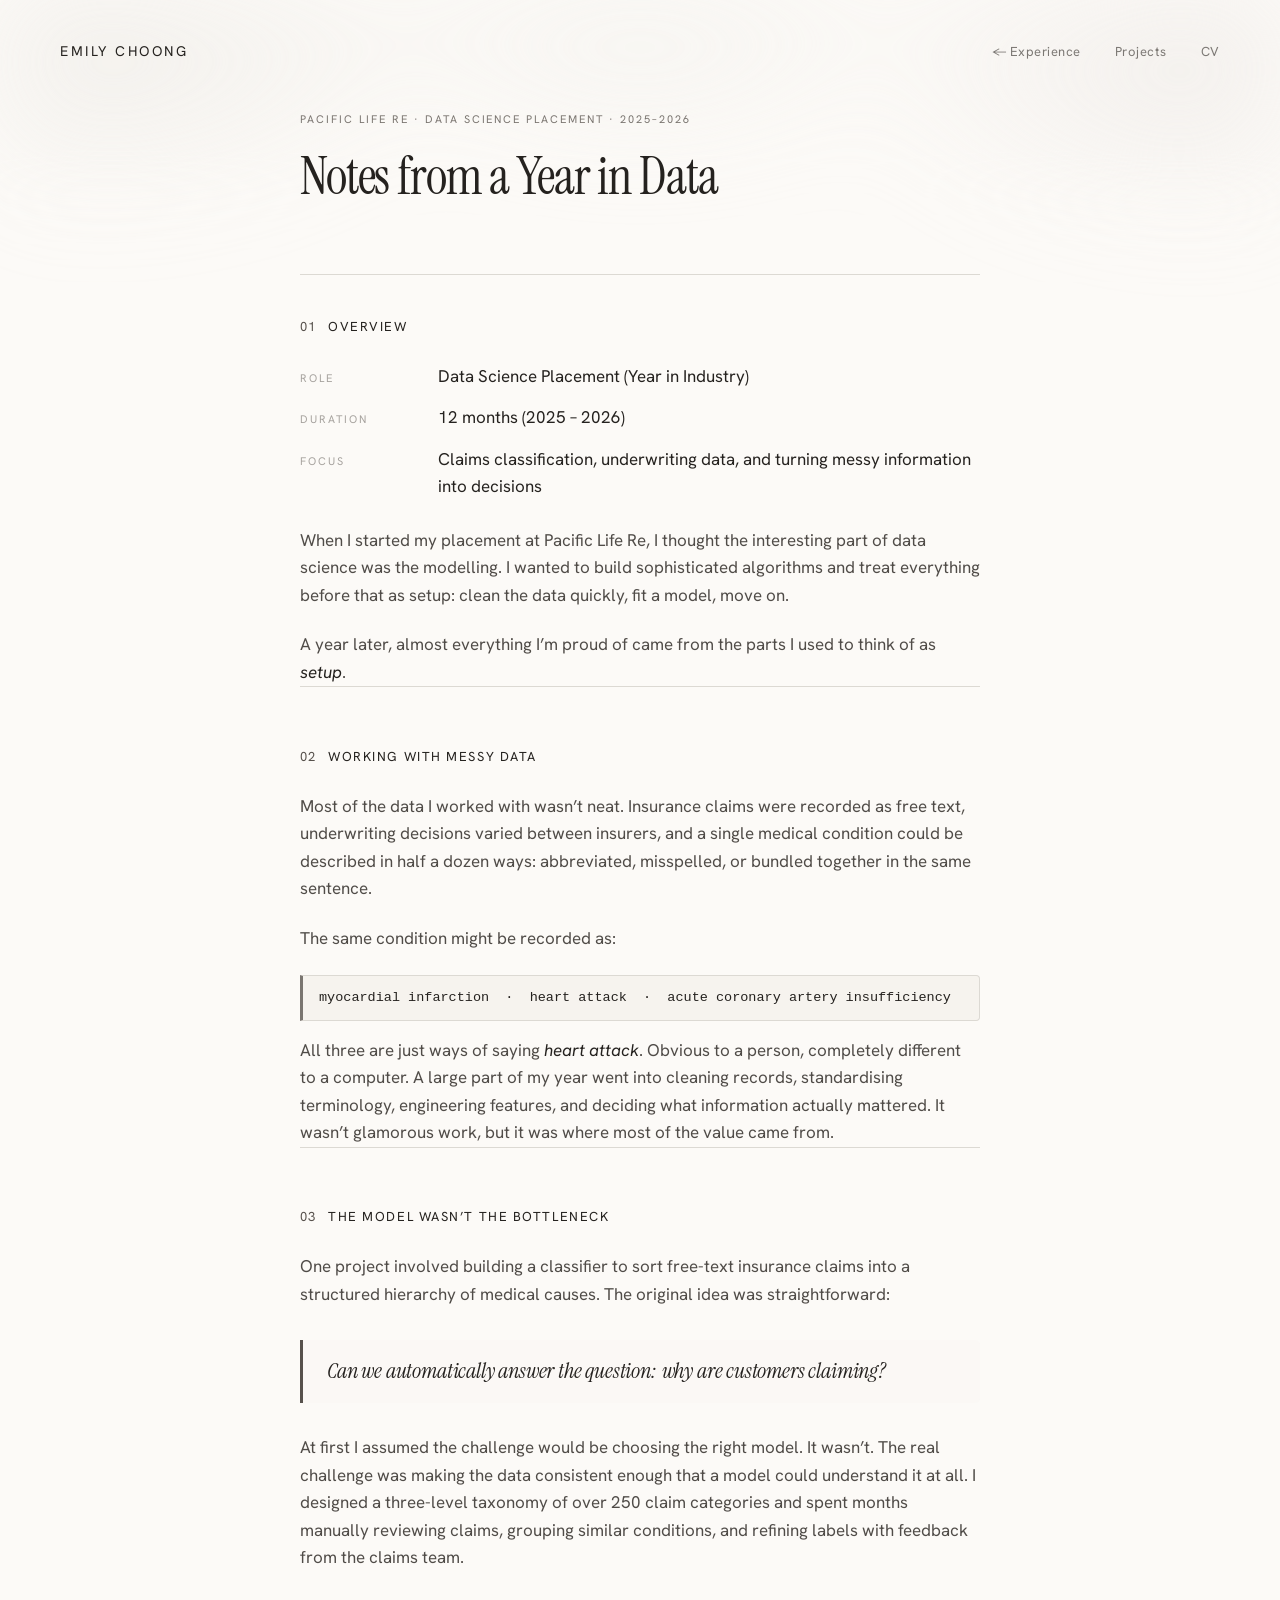
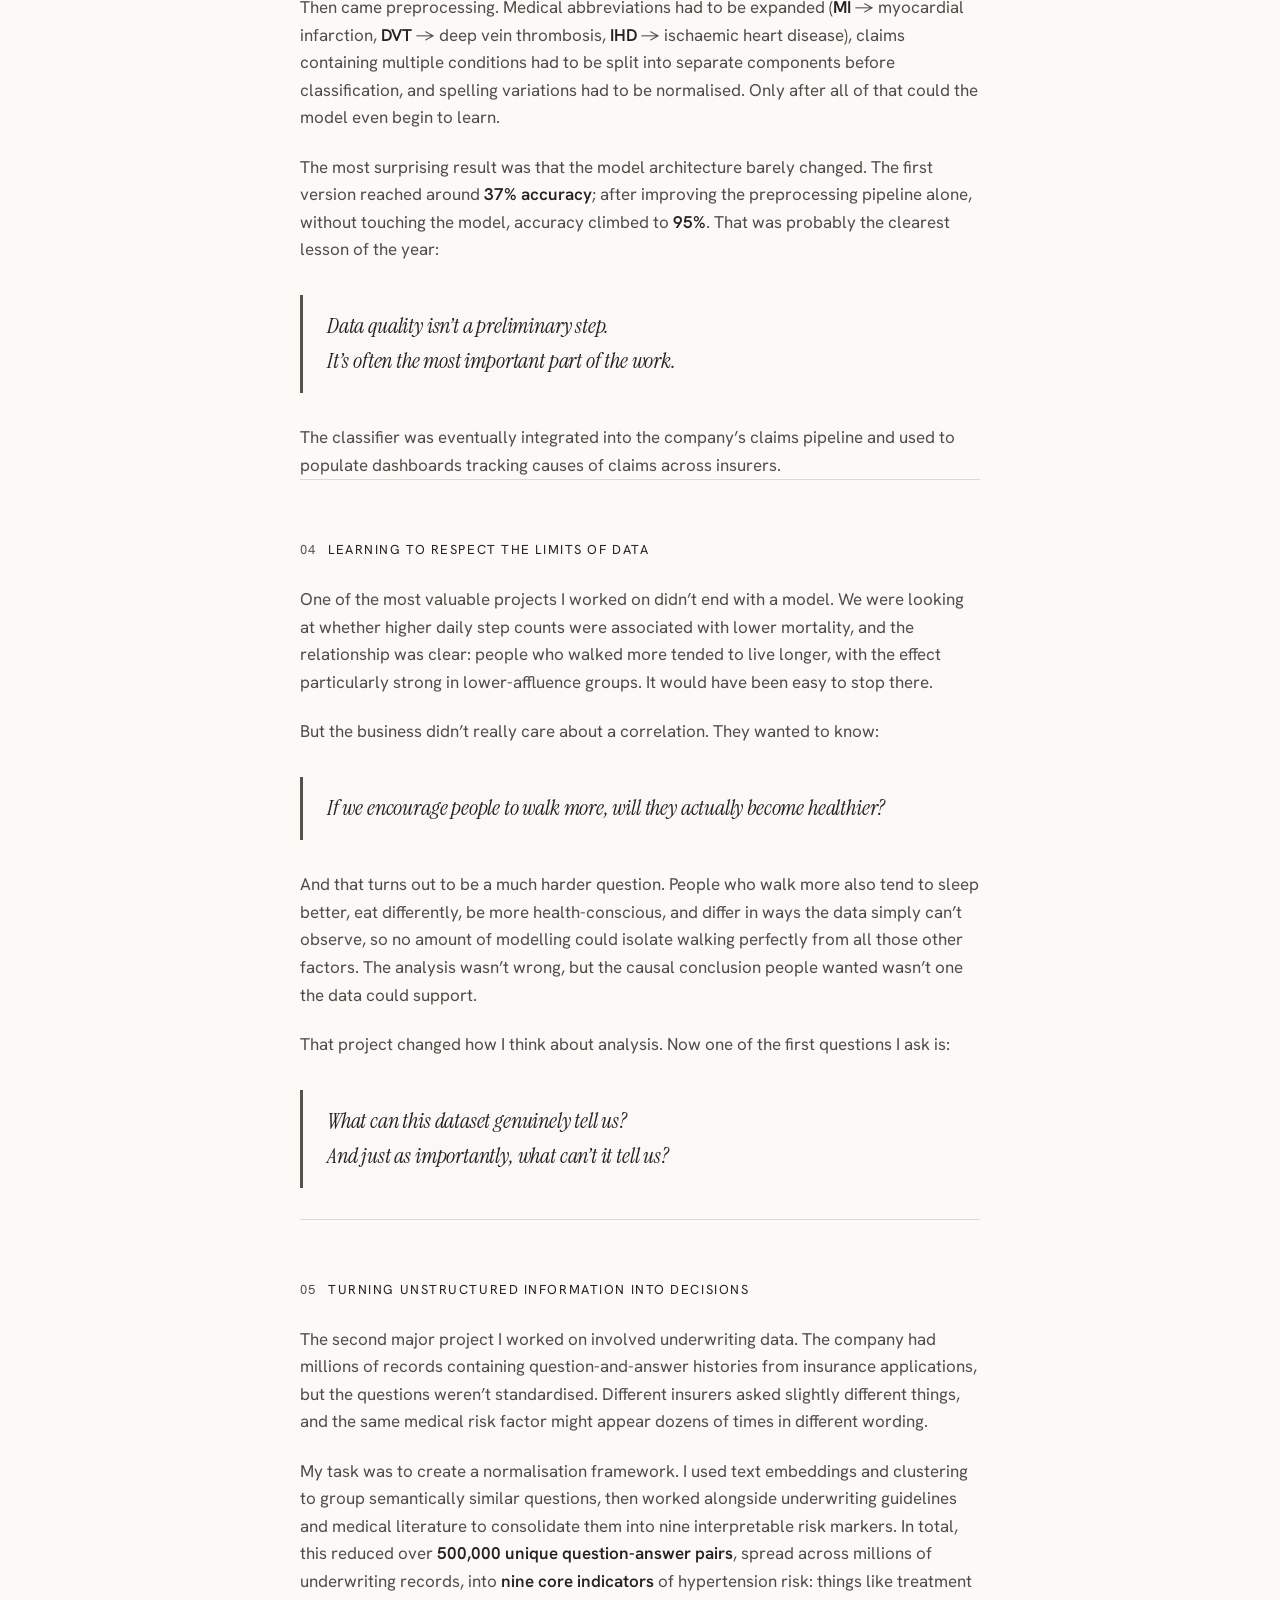
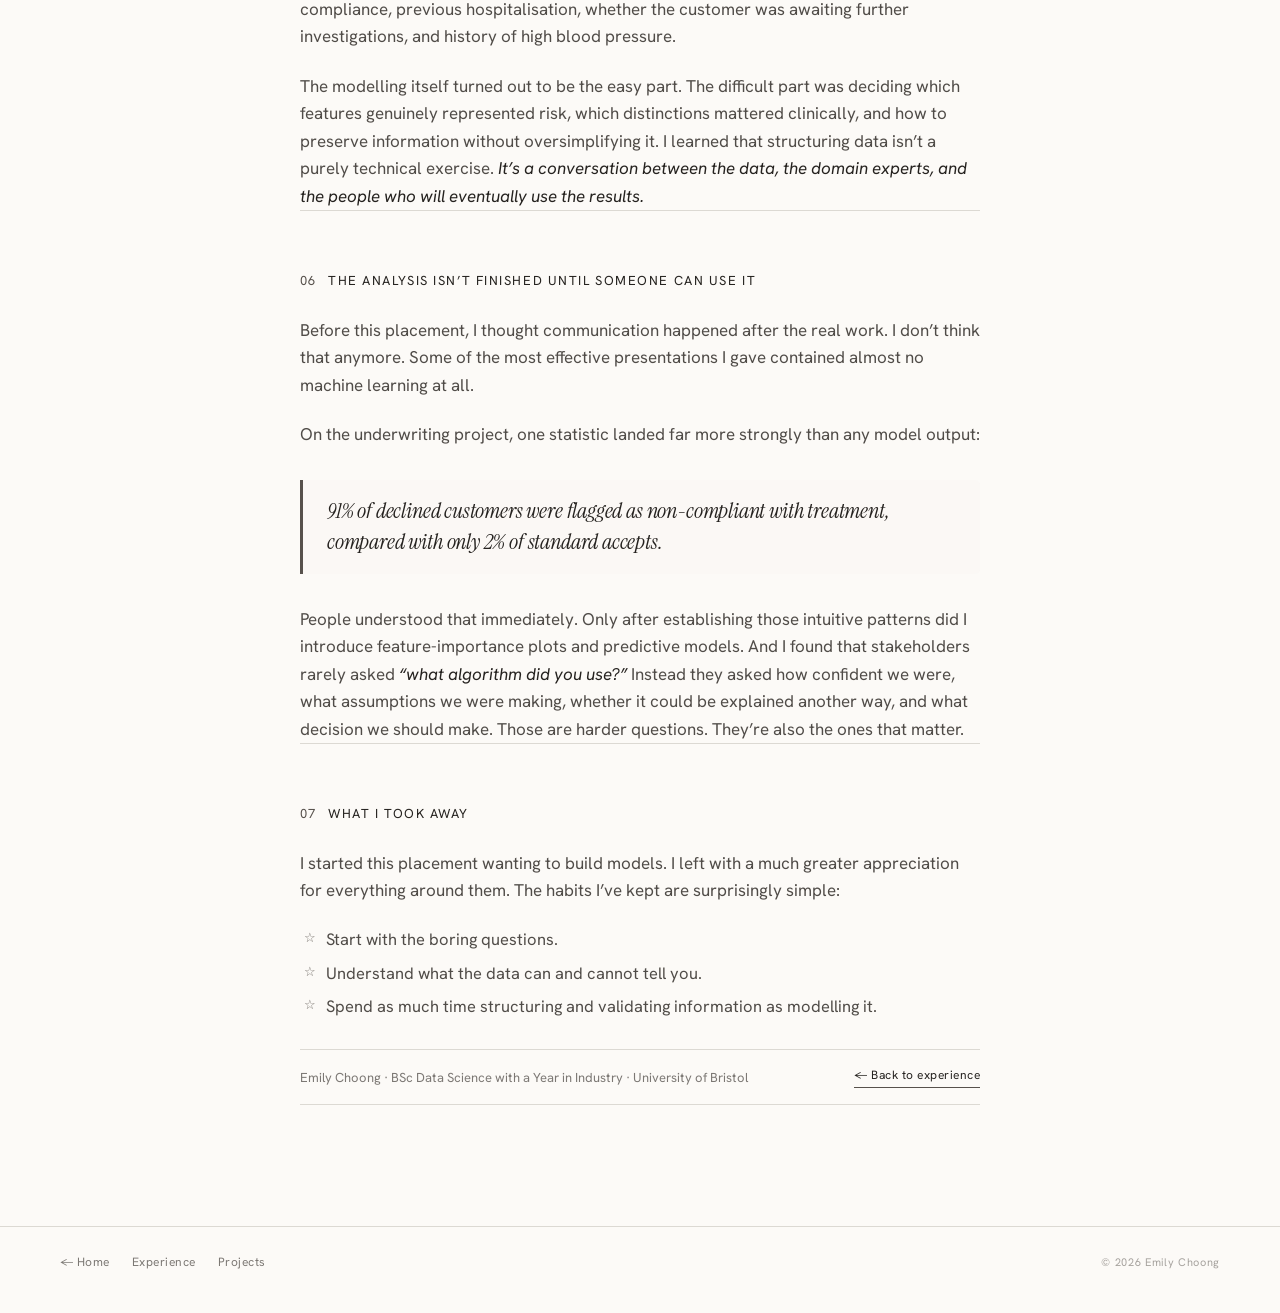
<file: placement-article.html>
<!DOCTYPE html>
<html lang="en">
<head>
<meta charset="UTF-8" />
<meta name="viewport" content="width=device-width, initial-scale=1.0" />
<title>Notes from a Year in Data — Emily Choong</title>
<link rel="preconnect" href="https://fonts.googleapis.com" />
<link rel="preconnect" href="https://fonts.gstatic.com" crossorigin />
<link href="https://fonts.googleapis.com/css2?family=Hanken+Grotesk:ital,wght@0,300;0,400;0,500;0,600;0,700;0,800;1,400;1,500&family=Instrument+Serif:ital@0;1&display=swap" rel="stylesheet" />
<link rel="stylesheet" href="styles.css" />
<style>
  .article ul { list-style: none; margin: 4px 0 22px; padding-left: 4px; color: var(--ink-2); }
  .article li {
    position: relative; padding-left: 22px;
    margin-bottom: 9px; line-height: 1.5;
    font-family: var(--sans); font-size: clamp(15px, 1.5vw, 16.5px);
  }
  .article li::before { content: "\2606"; position: absolute; left: 0; top: 1px; font-size: 13px; color: var(--accent-2); }
  .article li:last-child { margin-bottom: 0; }
  .claim-sample {
    font-family: ui-monospace, "SF Mono", "JetBrains Mono", Menlo, monospace;
    font-size: 13.5px; line-height: 1.5; color: var(--ink);
    background: var(--surface);
    border: 1px solid var(--line); border-left: 3px solid var(--accent-2);
    border-radius: 0 4px 4px 0;
    padding: 12px 16px; margin: 8px 0 16px;
  }
  .article .abbr { font-family: ui-monospace, "SF Mono", "JetBrains Mono", Menlo, monospace; }
  .article .abbr li { font-family: ui-monospace, "SF Mono", "JetBrains Mono", Menlo, monospace; font-size: 14px; }
  .article .abbr li::before { content: ""; }
  .ov-meta { display: grid; gap: 14px; margin: 4px 0 26px; }
  .ov-meta > div { display: grid; grid-template-columns: 120px 1fr; gap: 18px; align-items: baseline; }
  .ov-meta .label { padding-top: 4px; }
  .ov-meta p { margin: 0; color: var(--ink); font-size: clamp(15px, 1.6vw, 17px); }
</style>
</head>
<body>

<div class="blob blob--page"></div>

<header class="site-header">
  <div class="wrap">
    <a href="index.html" class="brand">Emily Choong</a>
    <nav class="nav">
      <a href="experience.html#pacific-life-re">← Experience</a>
      <a href="projects.html">Projects</a>
      <a href="cv.html">CV</a>
    </nav>
  </div>
</header>

<main class="wrap">
  <article class="article" data-screen-label="Notes from a Year in Data">

    <header class="article-head">
      <span class="label">Pacific Life Re · Data Science Placement · 2025–2026</span>
      <h1>Notes from a Year in Data</h1>
    </header>

    <section class="asection">
      <p class="marker">Overview</p>
      <div class="ov-meta">
        <div><span class="label">Role</span><p>Data Science Placement (Year in Industry)</p></div>
        <div><span class="label">Duration</span><p>12 months (2025 – 2026)</p></div>
        <div><span class="label">Focus</span><p>Claims classification, underwriting data, and turning messy information into decisions</p></div>
      </div>
      <p>When I started my placement at Pacific Life Re, I thought the interesting part of data science was the modelling. I wanted to build sophisticated algorithms and treat everything before that as setup: clean the data quickly, fit a model, move on.</p>
      <p>A year later, almost everything I’m proud of came from the parts I used to think of as <em>setup</em>.</p>
    </section>

    <section class="asection">
      <p class="marker">Working with messy data</p>
      <p>Most of the data I worked with wasn’t neat. Insurance claims were recorded as free text, underwriting decisions varied between insurers, and a single medical condition could be described in half a dozen ways: abbreviated, misspelled, or bundled together in the same sentence.</p>
      <p>The same condition might be recorded as:</p>
      <div class="claim-sample">myocardial infarction&nbsp;&nbsp;·&nbsp;&nbsp;heart attack&nbsp;&nbsp;·&nbsp;&nbsp;acute coronary artery insufficiency</div>
      <p>All three are just ways of saying <em>heart attack</em>. Obvious to a person, completely different to a computer. A large part of my year went into cleaning records, standardising terminology, engineering features, and deciding what information actually mattered. It wasn’t glamorous work, but it was where most of the value came from.</p>
    </section>

    <section class="asection">
      <p class="marker">The model wasn’t the bottleneck</p>
      <p>One project involved building a classifier to sort free-text insurance claims into a structured hierarchy of medical causes. The original idea was straightforward:</p>
      <blockquote>Can we automatically answer the question: why are customers claiming?</blockquote>
      <p>At first I assumed the challenge would be choosing the right model. It wasn’t. The real challenge was making the data consistent enough that a model could understand it at all. I designed a three-level taxonomy of over 250 claim categories and spent months manually reviewing claims, grouping similar conditions, and refining labels with feedback from the claims team.</p>
      <p>Then came preprocessing. Medical abbreviations had to be expanded (<strong>MI</strong> → myocardial infarction, <strong>DVT</strong> → deep vein thrombosis, <strong>IHD</strong> → ischaemic heart disease), claims containing multiple conditions had to be split into separate components before classification, and spelling variations had to be normalised. Only after all of that could the model even begin to learn.</p>
      <p>The most surprising result was that the model architecture barely changed. The first version reached around <strong>37% accuracy</strong>; after improving the preprocessing pipeline alone, without touching the model, accuracy climbed to <strong>95%</strong>. That was probably the clearest lesson of the year:</p>
      <blockquote>Data quality isn’t a preliminary step.<br />It’s often the most important part of the work.</blockquote>
      <p>The classifier was eventually integrated into the company’s claims pipeline and used to populate dashboards tracking causes of claims across insurers.</p>
    </section>

    <section class="asection">
      <p class="marker">Learning to respect the limits of data</p>
      <p>One of the most valuable projects I worked on didn’t end with a model. We were looking at whether higher daily step counts were associated with lower mortality, and the relationship was clear: people who walked more tended to live longer, with the effect particularly strong in lower-affluence groups. It would have been easy to stop there.</p>
      <p>But the business didn’t really care about a correlation. They wanted to know:</p>
      <blockquote>If we encourage people to walk more, will they actually become healthier?</blockquote>
      <p>And that turns out to be a much harder question. People who walk more also tend to sleep better, eat differently, be more health-conscious, and differ in ways the data simply can’t observe, so no amount of modelling could isolate walking perfectly from all those other factors. The analysis wasn’t wrong, but the causal conclusion people wanted wasn’t one the data could support.</p>
      <p>That project changed how I think about analysis. Now one of the first questions I ask is:</p>
      <blockquote>What can this dataset genuinely tell us?<br />And just as importantly, what can’t it tell us?</blockquote>
    </section>

    <section class="asection">
      <p class="marker">Turning unstructured information into decisions</p>
      <p>The second major project I worked on involved underwriting data. The company had millions of records containing question-and-answer histories from insurance applications, but the questions weren’t standardised. Different insurers asked slightly different things, and the same medical risk factor might appear dozens of times in different wording.</p>
      <p>My task was to create a normalisation framework. I used text embeddings and clustering to group semantically similar questions, then worked alongside underwriting guidelines and medical literature to consolidate them into nine interpretable risk markers. In total, this reduced over <strong>500,000 unique question-answer pairs</strong>, spread across millions of underwriting records, into <strong>nine core indicators</strong> of hypertension risk: things like treatment compliance, previous hospitalisation, whether the customer was awaiting further investigations, and history of high blood pressure.</p>
      <p>The modelling itself turned out to be the easy part. The difficult part was deciding which features genuinely represented risk, which distinctions mattered clinically, and how to preserve information without oversimplifying it. I learned that structuring data isn’t a purely technical exercise. <em>It’s a conversation between the data, the domain experts, and the people who will eventually use the results.</em></p>
    </section>

    <section class="asection">
      <p class="marker">The analysis isn’t finished until someone can use it</p>
      <p>Before this placement, I thought communication happened after the real work. I don’t think that anymore. Some of the most effective presentations I gave contained almost no machine learning at all.</p>
      <p>On the underwriting project, one statistic landed far more strongly than any model output:</p>
      <blockquote>91% of declined customers were flagged as non-compliant with treatment, compared with only 2% of standard accepts.</blockquote>
      <p>People understood that immediately. Only after establishing those intuitive patterns did I introduce feature-importance plots and predictive models. And I found that stakeholders rarely asked <em>“what algorithm did you use?”</em> Instead they asked how confident we were, what assumptions we were making, whether it could be explained another way, and what decision we should make. Those are harder questions. They’re also the ones that matter.</p>
    </section>

    <section class="asection">
      <p class="marker">What I took away</p>
      <p>I started this placement wanting to build models. I left with a much greater appreciation for everything around them. The habits I’ve kept are surprisingly simple:</p>
      <ul>
        <li>Start with the boring questions.</li>
        <li>Understand what the data can and cannot tell you.</li>
        <li>Spend as much time structuring and validating information as modelling it.</li>
      </ul>
    </section>

    <div class="report-banner">
      <span>Emily Choong · BSc Data Science with a Year in Industry · University of Bristol</span>
      <a class="linklet" href="experience.html#pacific-life-re">← Back to experience</a>
    </div>

  </article>
</main>

<footer class="footer">
  <div class="wrap">
    <div class="footer__links">
      <a href="index.html">← Home</a>
      <a href="experience.html">Experience</a>
      <a href="projects.html">Projects</a>
    </div>
    <small>© 2026 Emily Choong</small>
  </div>
</footer>

</body>
</html>
</file>
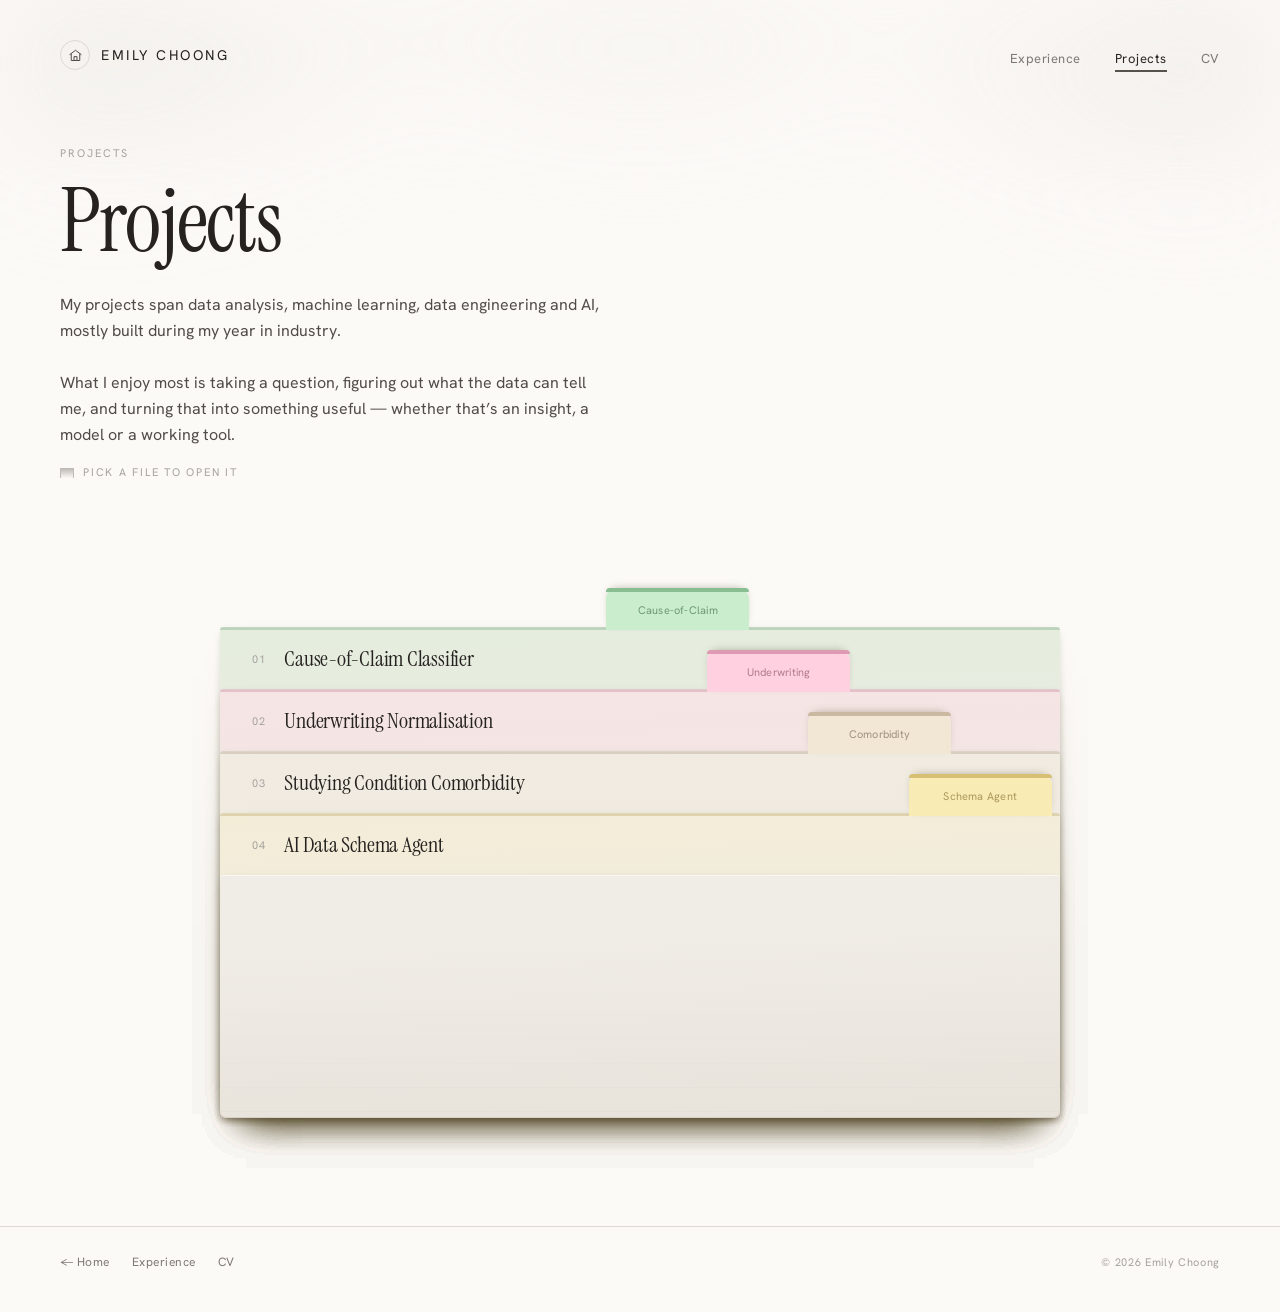
<file: projects.html>
<!DOCTYPE html>
<html lang="en">
<head>
<meta charset="UTF-8" />
<meta name="viewport" content="width=device-width, initial-scale=1.0" />
<title>Projects — Emily Choong</title>
<link rel="preconnect" href="https://fonts.googleapis.com" />
<link rel="preconnect" href="https://fonts.gstatic.com" crossorigin />
<link href="https://fonts.googleapis.com/css2?family=Hanken+Grotesk:ital,wght@0,300;0,400;0,500;0,600;0,700;0,800;1,400;1,500&family=Instrument+Serif:ital@0;1&display=swap" rel="stylesheet" />
<link rel="stylesheet" href="styles.css" />
</head>
<body>

<div class="blob blob--page"></div>

<header class="site-header">
  <div class="wrap">
    <a href="index.html" class="brand"><span class="brand__home" aria-hidden="true"><svg viewBox="0 0 24 24" fill="none" stroke="currentColor" stroke-width="1.6" stroke-linecap="round" stroke-linejoin="round"><path d="M3 10.4 12 3.6l9 6.8"/><path d="M5.2 9.6V20h13.6V9.6"/><path d="M9.6 20v-6.2h4.8V20"/></svg></span><span>Emily Choong</span></a>
    <nav class="nav">
      <a href="experience.html">Experience</a>
      <a href="projects.html" aria-current="page">Projects</a>
      <a href="cv.html">CV</a>
    </nav>
  </div>
</header>

<main>
  <section class="wrap page-head" data-screen-label="Projects">
    <span class="label">Projects</span>
    <h1 class="page-title">Projects</h1>
    <p class="page-intro">My projects span data analysis, machine learning, data engineering and AI, mostly built during my year in industry.</p>
    <p class="page-intro">What I enjoy most is taking a question, figuring out what the data can tell me, and turning that into something useful — whether that’s an insight, a model or a working tool.</p>
    <p class="folders-hint">Pick a file to open it</p>
  </section>

  <div class="wrap">
    <div class="folder-stack" data-screen-label="Project folders">
      <button class="folder tone-green" type="button" data-doc="doc-1" style="--slot:0;--i:3;--tx:46%">
        <span class="folder__tab"><span class="folder__name">Cause-of-Claim</span></span>
        <span class="folder__face">
          <span class="folder__no">01</span>
          <span class="folder__title">Cause-of-Claim Classifier</span>
           <span class="folder__open">Open →</span>
        </span>
      </button>
      <button class="folder tone-rose" type="button" data-doc="doc-2" style="--slot:1;--i:2;--tx:58%">
        <span class="folder__tab"><span class="folder__name">Underwriting</span></span>
        <span class="folder__face">
          <span class="folder__no">02</span>
          <span class="folder__title">Underwriting Normalisation</span>
           <span class="folder__open">Open →</span>
        </span>
      </button>
      <button class="folder tone-peri" type="button" data-doc="doc-3" style="--slot:2;--i:1;--tx:70%">
        <span class="folder__tab"><span class="folder__name">Comorbidity</span></span>
        <span class="folder__face">
          <span class="folder__no">03</span>
          <span class="folder__title">Studying Condition Comorbidity</span>
           <span class="folder__open">Open →</span>
        </span>
      </button>
      <button class="folder tone-amber" type="button" data-doc="doc-4" style="--slot:3;--i:0;--tx:82%">
        <span class="folder__tab"><span class="folder__name">Schema Agent</span></span>
        <span class="folder__face">
          <span class="folder__no">04</span>
          <span class="folder__title">AI Data Schema Agent</span>
           <span class="folder__open">Open →</span>
        </span>
      </button>
      <span class="folder folder--outer" aria-hidden="true" style="--slot:4;--i:-1"></span>
    </div>
  </div>
</main>

<div id="project-docs">

  <article class="doc tone-green" data-id="doc-1">
    <div class="doc__rule"></div>
    <div class="doc__inner">
      <p class="doc__eyebrow"><span class="dot"></span> File 01</p>
      <h2 class="doc__title">Cause-of-Claim Classifier</h2>
      <div class="doc__meta">
        <span class="tag">NLP</span><span class="tag">Machine Learning</span><span class="tag">Data Engineering</span>
      </div>
      <div class="doc__body">
        <p>Insurance claims were recorded as inconsistent free text, making them difficult to analyse consistently.</p>
        <p class="doc__sub">What I did</p>
        <ul class="doc__list">
          <li>Built a hierarchical Random Forest + TF-IDF classifier to map free-text claims onto a structured medical taxonomy.</li>
          <li>Improved accuracy from <strong>37% → 95%</strong> through better text preprocessing, without changing the model.</li>
          <li>Designed the system to flag uncertain cases for human review rather than guessing.</li>
          <li>Implemented into the production data pipeline, automatically classifying 90%+ of claims.</li>
        </ul>
        <p class="doc__sub">What I took from it</p>
        <p>Good data preparation can matter more than model sophistication. This project also gave me my first hands-on experience building an NLP system from scratch.</p>
      </div>
      <div class="doc__actions">
        <a class="doc__gh" href="https://github.com/EmilyChoong/Cause-of-Claim-Classifier" target="_blank" rel="noopener">View repo on GitHub ↗</a>
      </div>
    </div>
  </article>

  <article class="doc tone-rose" data-id="doc-2">
    <div class="doc__rule"></div>
    <div class="doc__inner">
      <p class="doc__eyebrow"><span class="dot"></span> File 02</p>
      <h2 class="doc__title">Underwriting Normalisation</h2>
      <div class="doc__meta">
        <span class="tag">Data Engineering</span><span class="tag">Clustering</span><span class="tag">Risk Modelling</span><span class="tag">LLMs</span>
      </div>
      <div class="doc__body">
        <p>Underwriting data contained over 500,000 unique free-text question–answer pairs, making it difficult to use for downstream analysis.</p>
        <p class="doc__sub">What I did</p>
        <ul class="doc__list">
          <li>Built a pipeline using text embeddings and K-means to transform messy responses into <strong>9 interpretable risk markers</strong>.</li>
          <li>Validated the markers through statistical analysis and predictive modelling, with a decision-tree model achieving 0.977 AUC.</li>
          <li>Worked with underwriting guidelines and medical literature to refine the taxonomy.</li>
          <li>Contributed to the process of introducing LLM automation, considering data privacy, prompt injection, version control and governance.</li>
        </ul>
        <p class="doc__sub">What I took from it</p>
        <p>I enjoyed this project because it combined technical work with judgement — the model was only one part of the solution.</p>
      </div>
      <div class="doc__actions">
        <a class="doc__gh" href="https://github.com/EmilyChoong/Customer-Risk-Profiling" target="_blank" rel="noopener">View repo on GitHub ↗</a>
      </div>
    </div>
  </article>

  <article class="doc tone-peri" data-id="doc-3">
    <div class="doc__rule"></div>
    <div class="doc__inner">
      <p class="doc__eyebrow"><span class="dot"></span> File 03</p>
      <h2 class="doc__title">Studying Condition Comorbidity</h2>
      <div class="doc__meta">
        <span class="tag">Data Analysis</span><span class="tag">Survival Modelling</span><span class="tag">Healthcare</span>
      </div>
      <div class="doc__body">
        <p>How do lifestyle factors and combinations of health conditions affect mortality?</p>
        <p>Working with <strong>1+ billion rows</strong> of UK GP records, I built and structured analysis datasets before investigating how conditions interacted with one another.</p>
        <p class="doc__sub">What I did</p>
        <ul class="doc__list">
          <li>Cleaned and transformed longitudinal healthcare data, handling missingness, inconsistent inputs and observation periods.</li>
          <li>Investigated interactions between conditions and lifestyle factors using XGBoost, SHAP and ultimately Cox survival modelling.</li>
          <li>Explored unexpected results through further analysis and existing medical research rather than assuming the model was wrong.</li>
          <li>Presented findings and conclusions to the wider team as part of the company's work towards entering the annuities market.</li>
        </ul>
        <p class="doc__sub">What I took from it</p>
        <p>Data science rarely gives you a single “correct” answer. Good analysis is about building enough evidence to make a well-informed decision.</p>
      </div>
    </div>
  </article>

  <article class="doc tone-amber" data-id="doc-4">
    <div class="doc__rule"></div>
    <div class="doc__inner">
      <p class="doc__eyebrow"><span class="dot"></span> File 04</p>
      <h2 class="doc__title">AI Data Schema Agent</h2>
      <div class="doc__meta">
        <span class="tag">AI</span><span class="tag">Python</span><span class="tag">Data Documentation</span>
      </div>
      <div class="doc__body">
        <p>People across the company frequently needed help navigating complex datasets, creating a constant stream of ad-hoc questions.</p>
        <p>I built an AI-powered data schema assistant that could explain tables and fields, identify where information was stored, and even generate SQL for questions such as:</p>
        <blockquote>“What is the sum assured split by product and gender?”</blockquote>
        <p>I automated the documentation of <strong>12 large datasets</strong>, including field definitions, data types, ranges and row counts, before connecting the documentation to Microsoft Copilot.</p>
        <p class="doc__sub">What I took from it</p>
        <p>I enjoy building small tools that remove repetitive work and make data more accessible to others.</p>
      </div>
    </div>
  </article>

</div>

<div class="doc-overlay" id="doc-overlay" role="dialog" aria-modal="true" aria-label="Project file">
  <div class="doc-scrim" data-close></div>
  <div class="doc-mount" id="doc-mount"></div>
</div>

<footer class="footer">
  <div class="wrap">
    <div class="footer__links">
      <a href="index.html">← Home</a>
      <a href="experience.html">Experience</a>
      <a href="cv.html">CV</a>
    </div>
    <small>© 2026 Emily Choong</small>
  </div>
</footer>

<script>
(function(){
  var overlay=document.getElementById('doc-overlay'),mount=document.getElementById('doc-mount'),last=null;
  function open(id){
    var src=document.querySelector('#project-docs .doc[data-id="'+id+'"]');
    if(!src)return;
    mount.innerHTML='';
    var node=src.cloneNode(true);
    var close=document.createElement('button');
    close.className='doc__close';close.type='button';close.setAttribute('data-close','');
    close.setAttribute('aria-label','Close');close.innerHTML='✕';
    node.appendChild(close);
    mount.appendChild(node);
    overlay.classList.add('is-open');
    document.documentElement.style.overflow='hidden';
    node.scrollTop=0;
    close.focus();
  }
  function shut(){
    overlay.classList.remove('is-open');
    document.documentElement.style.overflow='';
    setTimeout(function(){mount.innerHTML=''},360);
    if(last)last.focus();
  }
  document.querySelectorAll('.folder').forEach(function(b){
    b.addEventListener('click',function(){last=b;open(b.dataset.doc)});
  });
  overlay.addEventListener('click',function(e){
    if(e.target.hasAttribute('data-close')||e.target.closest('[data-close]'))shut();
  });
  document.addEventListener('keydown',function(e){
    if(e.key==='Escape'&&overlay.classList.contains('is-open'))shut();
  });
})();
</script>

</body>
</html>
</file>
<file: styles.css>
/* ============================================================
   Emily Choong — Portfolio
   Type:  Instrument Serif (display + headings) + Hanken Grotesk (body, UI)
   Feel:  airy editorial, soft pink + green gradients, minimal
   ============================================================ */
@import url('https://fonts.googleapis.com/css2?family=Cormorant+Garamond:ital,wght@0,300;0,400;0,500;1,300&family=Hanken+Grotesk:ital,wght@0,300;0,400;0,500;0,600;0,700;0,800;1,400;1,500&family=Instrument+Serif:ital@0;1&display=swap');

*, *::before, *::after { box-sizing: border-box; }
html, body { margin: 0; padding: 0; }
html { -webkit-font-smoothing: antialiased; text-rendering: optimizeLegibility; }

:root {
  /* one system: Instrument Serif for display/headings, Hanken Grotesk for body + UI.
     --mono kept as a legacy alias so existing rules resolve to the body sans. */
  --sans:    "Hanken Grotesk", system-ui, -apple-system, "Segoe UI", sans-serif;
  --mono:    "Hanken Grotesk", system-ui, -apple-system, "Segoe UI", sans-serif;
  --grotesk: "Hanken Grotesk", system-ui, -apple-system, "Segoe UI", sans-serif;
  --serif:   "Instrument Serif", Georgia, "Times New Roman", serif;
  --display: "Cormorant Garamond", Georgia, "Times New Roman", serif;

  /* ---- cream paper + warm neutral ink (no colour: added by hand later) ---- */
  --bg:      oklch(0.986 0.005 88);
  --surface: oklch(0.966 0.008 86);
  --ink:     oklch(0.255 0.008 70);
  --ink-2:   oklch(0.420 0.008 70);
  --muted:   oklch(0.575 0.008 72);
  --faint:   oklch(0.715 0.008 74);
  --line:    oklch(0.885 0.008 80);

  /* ---- legacy colour aliases, neutralised to cream/taupe ---- */
  --green:      oklch(0.928 0.007 84);
  --green-deep: oklch(0.500 0.009 72);
  --pink:       oklch(0.936 0.006 62);
  --pink-deep:  oklch(0.430 0.010 64);
  --sage:       oklch(0.948 0.006 90);

  --accent:   oklch(0.440 0.012 66);
  --accent-2: oklch(0.565 0.010 70);

  /* ---- folders: cream card stock ---- */
  --manila:      oklch(0.946 0.010 84);
  --manila-2:    oklch(0.916 0.012 84);
  --manila-edge: oklch(0.822 0.012 82);

  /* four quiet steps so the tabs stay distinguishable without colour */
  /* baby pink */
  --tone-rose-bg:    oklch(0.902 0.055 355);
  --tone-rose-edge:  oklch(0.760 0.088 356);
  /* pastel green */
  --tone-green-bg:   oklch(0.912 0.058 148);
  --tone-green-edge: oklch(0.752 0.082 150);
  /* butter yellow */
  --tone-amber-bg:   oklch(0.938 0.072 96);
  --tone-amber-edge: oklch(0.808 0.098 92);
  /* ivory / nude */
  --tone-peri-bg:    oklch(0.930 0.026 78);
  --tone-peri-edge:  oklch(0.792 0.038 74);
}

body {
  font-family: var(--sans);
  color: var(--ink);
  background: var(--bg);
  font-size: 16px;
  line-height: 1.62;
  letter-spacing: 0;
}

a { color: inherit; }

/* shared text helpers ---------------------------------------- */
.label {
  font-family: var(--mono);
  font-size: 11px;
  letter-spacing: 0.18em;
  text-transform: uppercase;
  color: var(--faint);
}
.muted { color: var(--muted); }

/* ===================================================================
   SOFT GRADIENT BLOB (top of page, fades down) — the band-site feel
   =================================================================== */
.blob {
  position: absolute;
  top: 0; left: 0; right: 0;
  height: 62vh;
  z-index: 0;
  pointer-events: none;
  background:
    radial-gradient(58vw 46vh at 6% -4%,  var(--green) 0%, transparent 56%),
    radial-gradient(54vw 40vh at 96% 8%,  var(--pink)  0%, transparent 56%),
    radial-gradient(42vw 34vh at 50% -8%, var(--sage)  0%, transparent 60%);
  filter: blur(58px) saturate(1.04);
  opacity: 0.92;
  -webkit-mask-image: linear-gradient(to bottom, #000 0%, #000 36%, transparent 100%);
          mask-image: linear-gradient(to bottom, #000 0%, #000 36%, transparent 100%);
}
.blob--page { height: 46vh; opacity: 0.8; }
@media (prefers-reduced-motion: no-preference) {
  .blob { animation: blobdrift 30s ease-in-out infinite alternate; }
}
@keyframes blobdrift {
  0%   { transform: translate3d(0,0,0) scale(1); }
  100% { transform: translate3d(-1.5%, 1%, 0) scale(1.06); }
}

/* ===================================================================
   LAYOUT
   =================================================================== */
.wrap {
  position: relative;
  z-index: 1;
  max-width: 1340px;
  margin: 0 auto;
  padding: 0 clamp(22px, 5vw, 60px);
}

/* ===================================================================
   HEADER / NAV  (brand left · links right — like the band site)
   =================================================================== */
.site-header {
  position: relative;
  z-index: 20;
}
.site-header .wrap {
  display: flex;
  align-items: baseline;
  justify-content: space-between;
  gap: 20px;
  padding-top: clamp(26px, 4vw, 40px);
  padding-bottom: 10px;
  flex-wrap: wrap;
}
.brand {
  font-family: var(--mono);
  font-size: 14px;
  letter-spacing: 0.18em;
  text-transform: uppercase;
  text-decoration: none;
  color: var(--ink);
  white-space: nowrap;
  display: inline-flex;
  align-items: center;
  gap: 11px;
  transition: color 0.25s ease;
}
.brand:hover { color: var(--accent); }
.brand__home {
  display: inline-flex; align-items: center; justify-content: center;
  width: 30px; height: 30px; flex: none;
  border: 1px solid var(--line); border-radius: 50%;
  color: var(--ink-2);
  transition: border-color 0.25s ease, color 0.25s ease, transform 0.25s ease;
}
.brand__home svg { width: 15px; height: 15px; display: block; }
.brand:hover .brand__home { border-color: var(--accent); color: var(--accent); transform: translateY(-1px); }
.nav {
  display: flex;
  gap: clamp(16px, 3vw, 34px);
  align-items: baseline;
  flex-wrap: wrap;
}
.nav a {
  font-family: var(--mono);
  font-size: 13px;
  letter-spacing: 0.04em;
  text-decoration: none;
  color: var(--muted);
  position: relative;
  padding-bottom: 3px;
  transition: color 0.25s ease;
}
.nav a::after {
  content: "";
  position: absolute; left: 0; right: 0; bottom: 0;
  height: 1.5px; background: var(--accent);
  transform: scaleX(0); transform-origin: left;
  transition: transform 0.3s cubic-bezier(.2,.7,.2,1);
}
.nav a:hover { color: var(--ink); }
.nav a:hover::after,
.nav a[aria-current="page"]::after { transform: scaleX(1); }
.nav a[aria-current="page"] { color: var(--ink); }

/* ===================================================================
   LANDING / HERO
   =================================================================== */
.hero {
  padding-top: clamp(40px, 9vh, 110px);
  padding-bottom: clamp(30px, 6vh, 64px);
}
.hero__eyebrow { margin-bottom: clamp(20px, 5vh, 48px); }

.hero__name {
  font-family: var(--display);
  font-weight: 300;
  line-height: 0.88;
  letter-spacing: -0.022em;
  margin: 0;
  color: var(--ink);
  font-size: clamp(54px, 13vw, 220px);
}
.hero__name span { display: block; }

/* info column (LISTEN ON / INFO style label blocks) + portrait */
.intro {
  display: grid;
  grid-template-columns: minmax(0, 1.5fr) minmax(0, 0.78fr);
  gap: clamp(34px, 6vw, 92px);
  align-items: start;
  padding-top: clamp(34px, 6vh, 70px);
  padding-bottom: clamp(40px, 8vh, 96px);
}
.meta-block { margin-bottom: clamp(26px, 4vh, 40px); max-width: 74ch; }
.meta-block .label { display: block; margin-bottom: 10px; }
.meta-block p { margin: 0; color: var(--ink-2); }
.meta-block .lead {
  font-size: clamp(16px, 1.5vw, 19px);
  color: var(--ink-2);
  line-height: 1.7;
}

.links-row { display: flex; flex-wrap: wrap; gap: 10px; }
.pill {
  font-family: var(--mono);
  font-size: 12px;
  letter-spacing: 0.04em;
  text-decoration: none;
  color: var(--ink);
  border: 1px solid var(--line);
  border-radius: 100px;
  padding: 9px 17px;
  background: color-mix(in oklab, var(--bg) 55%, transparent);
  -webkit-backdrop-filter: blur(6px); backdrop-filter: blur(6px);
  transition: border-color 0.25s ease, color 0.25s ease, transform 0.25s ease;
  display: inline-flex; align-items: center; gap: 8px;
}
.pill::before {
  content: ""; width: 6px; height: 6px; border-radius: 50%;
  background: var(--accent);
}
.pill:hover { border-color: var(--accent); color: var(--accent); transform: translateY(-2px); }

/* portrait placeholder */
.portrait {
  position: relative;
  aspect-ratio: 4 / 5;
  border-radius: 6px;
  overflow: hidden;
  border: 1px solid var(--line);
}
.portrait .blob-fill {
  position: absolute; inset: -25%;
  background:
    radial-gradient(50% 50% at 38% 30%, var(--green) 0%, transparent 62%),
    radial-gradient(46% 46% at 76% 74%, var(--pink) 0%, transparent 60%),
    var(--sage);
  filter: blur(26px);
}
.portrait .ph-tag {
  position: absolute; left: 14px; bottom: 12px; z-index: 2;
}
.portrait .ph-mark {
  position: absolute; inset: 0; z-index: 1;
  background-image:
    radial-gradient(color-mix(in oklab, var(--ink) 26%, transparent) 1px, transparent 1.4px);
  background-size: 7px 7px;
  opacity: 0.22;
  -webkit-mask-image: radial-gradient(60% 60% at 50% 45%, #000 30%, transparent 75%);
          mask-image: radial-gradient(60% 60% at 50% 45%, #000 30%, transparent 75%);
}

/* ===================================================================
   EXPLORE CARDS  (Experience / Projects / CV nav)
   =================================================================== */
.explore {
  padding-bottom: clamp(56px, 10vh, 120px);
}
.explore__head {
  display: flex; align-items: baseline; justify-content: space-between;
  gap: 18px; flex-wrap: wrap;
  border-top: 1px solid var(--line);
  padding-top: 22px; margin-bottom: 22px;
}
.cards {
  display: grid;
  grid-template-columns: repeat(3, 1fr);
  gap: 16px;
}
.card {
  display: block;
  text-decoration: none;
  color: inherit;
  border: 1px solid var(--line);
  border-radius: 6px;
  overflow: hidden;
  background: var(--surface);
  transition: transform 0.4s cubic-bezier(.2,.7,.2,1), border-color 0.3s ease;
}
.card__thumb {
  position: relative;
  aspect-ratio: 16 / 10;
  overflow: hidden;
}
.card__grad { position: absolute; inset: -22%; filter: blur(22px); }
.card__body {
  padding: 16px 18px 18px;
  display: flex; align-items: baseline; justify-content: space-between; gap: 12px;
}
.card__title { font-family: var(--serif); font-weight: 400; font-size: clamp(18px, 1.7vw, 21px); letter-spacing: -0.005em; line-height: 1.1; }
.card__cue {
  font-size: 12px; color: var(--muted);
  transition: color 0.25s ease, transform 0.25s ease;
  white-space: nowrap;
}
.card:hover { transform: translateY(-4px); border-color: color-mix(in oklab, var(--accent) 50%, var(--line)); }
.card:hover .card__cue { color: var(--accent); transform: translateX(3px); }

/* gradient blob recipes (shared by cards + project thumbs) */
.g1 { background:
  radial-gradient(54% 60% at 30% 26%, var(--green) 0%, transparent 60%),
  radial-gradient(50% 55% at 78% 72%, var(--sage) 0%, transparent 62%),
  color-mix(in oklab, var(--green) 30%, var(--bg)); }
.g2 { background:
  radial-gradient(56% 58% at 70% 28%, var(--pink) 0%, transparent 60%),
  radial-gradient(52% 56% at 24% 78%, var(--green) 0%, transparent 62%),
  color-mix(in oklab, var(--pink) 22%, var(--bg)); }
.g3 { background:
  radial-gradient(60% 60% at 50% 36%, var(--sage) 0%, transparent 62%),
  radial-gradient(40% 46% at 82% 84%, var(--pink) 0%, transparent 60%),
  color-mix(in oklab, var(--green-deep) 16%, var(--bg)); }
.g4 { background:
  radial-gradient(52% 56% at 26% 30%, var(--pink) 0%, transparent 60%),
  radial-gradient(50% 54% at 80% 70%, var(--sage) 0%, transparent 62%),
  color-mix(in oklab, var(--pink) 28%, var(--bg)); }

/* ===================================================================
   SUBPAGE HEADERS
   =================================================================== */
.page-head { padding-top: clamp(30px, 7vh, 76px); padding-bottom: clamp(22px, 4vh, 40px); }
.page-head .label { display: block; margin-bottom: 16px; }
.page-title {
  font-family: var(--serif);
  font-weight: 300;
  font-size: clamp(44px, 8vw, 88px);
  letter-spacing: -0.02em;
  line-height: 0.98;
  margin: 0;
}
.page-intro {
  margin: clamp(18px, 3vh, 28px) 0 0;
  max-width: 60ch;
  color: var(--ink-2);
}

/* ===================================================================
   EXPERIENCE TIMELINE  (vertical, expandable)
   =================================================================== */
.timeline {
  position: relative;
  padding: clamp(20px, 4vh, 40px) 0 clamp(60px, 10vh, 120px);
}
.timeline::before {
  content: "";
  position: absolute; top: 0; bottom: 0;
  left: 7px;
  width: 1.5px;
  background: linear-gradient(to bottom, var(--line) 0%, var(--line) 92%, transparent 100%);
}
.tl-item {
  position: relative;
  padding: 0 0 0 clamp(34px, 5vw, 56px);
  margin-bottom: 6px;
  border-bottom: 1px solid var(--line);
}
.tl-item:first-of-type { border-top: 1px solid var(--line); }
.tl-item::before {
  content: "";
  position: absolute; left: 0; top: 30px;
  width: 16px; height: 16px;
  border-radius: 50%;
  background: var(--bg);
  border: 2px solid var(--faint);
  z-index: 1;
  transition: border-color 0.3s ease, background 0.3s ease;
}
.tl-item[data-now]::before { border-color: var(--accent); background: var(--accent); box-shadow: 0 0 0 4px color-mix(in oklab, var(--accent) 18%, transparent); }
.tl-item[open]::before { border-color: var(--accent); }

.tl-item > summary {
  list-style: none;
  cursor: pointer;
  padding: 22px 0;
  display: grid;
  grid-template-columns: 150px 1fr auto;
  gap: clamp(14px, 3vw, 30px);
  align-items: baseline;
}
.tl-item > summary::-webkit-details-marker { display: none; }
.tl-date {
  font-size: 12px; letter-spacing: 0.08em; text-transform: uppercase;
  color: var(--accent-2); padding-top: 4px;
}
.tl-item[data-now] .tl-date { color: var(--accent); }
.tl-heading { min-width: 0; }
.tl-place { font-family: var(--serif); font-weight: 400; font-size: clamp(22px, 2.6vw, 30px); line-height: 1.12; letter-spacing: -0.01em; color: var(--ink); }
.tl-role {
  font-size: 12px; letter-spacing: 0.06em; text-transform: uppercase;
  color: var(--muted); margin-top: 4px;
}
.tl-toggle {
  font-size: 11px; letter-spacing: 0.12em; text-transform: uppercase;
  color: var(--muted); white-space: nowrap; padding-top: 6px;
  display: inline-flex; align-items: center; gap: 7px;
  transition: color 0.25s ease;
}
.tl-toggle .chev { transition: transform 0.3s ease; display: inline-block; }
.tl-item[open] .tl-toggle .chev { transform: rotate(90deg); }
.tl-item[open] .tl-toggle { color: var(--accent); }
summary:hover .tl-place { color: var(--accent); }
summary:hover .tl-toggle { color: var(--accent); }
.tl-item:not([data-expandable]) > summary { cursor: default; }
.tl-item:not([data-expandable]) .tl-toggle { display: none; }

.tl-detail {
  padding: 0 0 26px 0;
  max-width: 64ch;
}
.tl-detail p { margin: 0 0 14px; color: var(--ink-2); }
.tl-detail p:last-child { margin-bottom: 0; }
.tl-work { list-style: none; padding: 0; margin: 4px 0 18px; }
.tl-work li {
  position: relative;
  padding: 12px 0 12px 18px;
  border-top: 1px solid var(--line);
  color: var(--ink-2);
}
.tl-work li::before {
  content: "\2606"; position: absolute; left: 0; top: 11px; font-size: 13px; color: var(--accent-2);
}
.tl-work strong { color: var(--ink); font-weight: 400; }
.tl-actions { display: flex; flex-wrap: wrap; gap: 10px; margin-top: 6px; }
.linklet {
  font-size: 12px; letter-spacing: 0.04em; text-decoration: none;
  color: var(--ink);
  border-bottom: 1px solid var(--accent);
  padding-bottom: 2px;
  display: inline-flex; align-items: center; gap: 7px;
  transition: color 0.25s ease, gap 0.25s ease;
}
.linklet:hover { color: var(--accent); gap: 11px; }

/* ===================================================================
   EXPERIENCE — EDITORIAL / MAGAZINE
   =================================================================== */
.editorial { max-width: 820px; margin: 0 auto; }
.ed-intro {
  font-family: var(--serif);
  font-size: clamp(19px, 2.1vw, 24px);
  font-weight: 300;
  line-height: 1.46;
  color: var(--ink);
  max-width: 58ch;
  margin: clamp(22px, 3.5vh, 34px) 0 0;
}
.ed-intro em { font-style: italic; }
.ed-section { padding: clamp(28px, 6vh, 72px) 0 clamp(40px, 8vh, 96px); }
.ed-section__label {
  display: flex; align-items: baseline; justify-content: space-between; gap: 16px;
  font-family: var(--mono);
  font-size: 12px; letter-spacing: 0.2em; text-transform: uppercase;
  color: var(--ink); font-weight: 400;
  margin: 0 0 clamp(44px, 8vh, 84px);
}
.ed-section__label span { color: var(--faint); letter-spacing: 0.08em; }

/* journal entry */
.ed-entry {
  display: grid;
  grid-template-columns: 60px 1fr;
  gap: clamp(16px, 4vw, 52px);
  margin-bottom: clamp(72px, 13vh, 150px);
  scroll-margin-top: 90px;
}
.ed-entry:last-child { margin-bottom: 0; }
.ed-year {
  font-family: var(--mono);
  font-size: 12px; letter-spacing: 0.05em; color: var(--muted);
  line-height: 1.5; padding-top: 8px;
}
.ed-fig {
  position: relative;
  aspect-ratio: 4 / 3;
  border-radius: 3px;
  overflow: hidden;
  margin-bottom: clamp(28px, 4.5vh, 44px);
  box-shadow: 0 34px 64px -40px oklch(0.4 0.06 340 / 0.5);
}
.ed-fig__grad { position: absolute; inset: -20%; filter: blur(28px); }
.ed-fig__tag {
  position: absolute; left: 15px; bottom: 13px; z-index: 2;
  font-family: var(--mono);
  font-size: 10px; letter-spacing: 0.16em; text-transform: uppercase;
  color: color-mix(in oklab, var(--ink) 48%, transparent);
}
.ed-title {
  font-family: var(--serif);
  font-size: clamp(28px, 4vw, 44px);
  font-weight: 300;
  line-height: 1.1;
  letter-spacing: -0.02em;
  margin: 0 0 16px;
  color: var(--ink);
  max-width: 19ch;
}
.ed-meta {
  font-family: var(--mono);
  font-size: 11px; letter-spacing: 0.1em; text-transform: uppercase;
  color: var(--muted);
  margin-bottom: clamp(26px, 3.6vh, 36px);
}
.ed-body { max-width: 60ch; }
.ed-body p { margin: 0 0 20px; color: var(--ink-2); line-height: 1.88; }
.ed-body p:last-child { margin-bottom: 0; }

/* read more disclosure */
.ed-more { margin-top: 20px; }
.ed-more__toggle {
  display: inline-flex;
  align-items: center;
  gap: 8px;
  cursor: pointer;
  list-style: none;
  font-family: var(--mono);
  font-size: 12px;
  letter-spacing: 0.04em;
  text-transform: uppercase;
  color: var(--ink);
  transition: color 0.25s ease;
}
.ed-more__toggle::-webkit-details-marker { display: none; }
.ed-more__toggle:hover { color: var(--accent); }
.ed-more__arrow { display: inline-block; transition: transform 0.3s ease; }
.ed-more[open] > .ed-more__toggle .ed-more__arrow { transform: rotate(90deg); }
.ed-more__body { margin-top: 20px; }
.ed-sub {
  font-family: var(--mono);
  font-size: 11px; letter-spacing: 0.18em; text-transform: uppercase;
  color: var(--faint); margin: clamp(34px, 4.5vh, 46px) 0 20px;
}
.ed-worklist { list-style: none; padding: 0; margin: 0 0 30px; max-width: 74ch; }
.ed-worklist li {
  margin-bottom: 24px;
  color: var(--ink-2);
  line-height: 1.82;
}
.ed-worklist li:last-child { margin-bottom: 0; }
.ed-worklist strong {
  display: block;
  font-family: var(--serif);
  font-size: clamp(18px, 1.9vw, 21px);
  font-weight: 400;
  color: var(--ink);
  margin-bottom: 4px;
  letter-spacing: -0.01em;
}
.ed-actions { display: flex; flex-wrap: wrap; gap: 26px; margin-top: 12px; }

/* education list (compact, line-free) */
.ed-list { margin: 0; display: flex; flex-direction: column; gap: clamp(40px, 6vh, 64px); }
.ed-list__row {
  display: grid;
  grid-template-columns: 104px 1fr;
  gap: clamp(16px, 4vw, 52px);
}
.ed-list__year { font-family: var(--mono); font-size: 12px; letter-spacing: 0.05em; color: var(--muted); padding-top: 10px; }
.ed-list__place { font-family: var(--serif); font-size: clamp(23px, 2.6vw, 30px); font-weight: 300; color: var(--ink); line-height: 1.1; letter-spacing: -0.018em; }
.ed-list__role { font-family: var(--mono); font-size: 11px; letter-spacing: 0.1em; text-transform: uppercase; color: var(--muted); margin-top: 9px; }
.ed-list__note { margin: 13px 0 0; color: var(--ink-2); font-size: 14px; line-height: 1.82; max-width: 56ch; }

@media (max-width: 700px) {
  .ed-entry { grid-template-columns: 1fr; gap: 4px; }
  .ed-year { padding-top: 0; margin-bottom: 4px; }
  .ed-list__row { grid-template-columns: 1fr; gap: 4px; }
}

/* ===================================================================
   PROJECTS GRID
   =================================================================== */
.proj-grid {
  display: grid;
  grid-template-columns: 1fr 1fr;
  gap: clamp(18px, 2.4vw, 30px);
  padding: clamp(14px, 3vh, 30px) 0 clamp(60px, 10vh, 120px);
}
.proj {
  display: flex; flex-direction: column;
  text-decoration: none; color: inherit;
}
.proj__thumb {
  position: relative;
  aspect-ratio: 16 / 10;
  border-radius: 6px;
  overflow: hidden;
  border: 1px solid var(--line);
}
.proj__grad { position: absolute; inset: -22%; filter: blur(24px); transition: transform 0.7s cubic-bezier(.2,.7,.2,1); }
.proj:hover .proj__grad { transform: scale(1.06); }
.proj__ph {
  position: absolute; top: 12px; right: 14px; z-index: 2;
  font-size: 10px; letter-spacing: 0.14em; text-transform: uppercase;
  color: color-mix(in oklab, var(--ink) 55%, transparent);
}
.proj__top {
  display: flex; align-items: baseline; justify-content: space-between;
  gap: 16px; margin-top: 18px;
}
.proj__title { font-family: var(--serif); font-weight: 400; font-size: clamp(21px, 2.3vw, 27px); line-height: 1.1; letter-spacing: -0.01em; }
.proj__year { font-size: 12px; letter-spacing: 0.08em; color: var(--muted); white-space: nowrap; }
.proj__sum { margin: 10px 0 14px; color: var(--ink-2); font-size: 14px; max-width: 52ch; }
.proj__foot { display: flex; align-items: baseline; justify-content: space-between; gap: 14px; flex-wrap: wrap; }
.tags { display: flex; flex-wrap: wrap; gap: 7px; }
.tag {
  font-size: 10.5px; letter-spacing: 0.06em; text-transform: uppercase;
  color: var(--muted);
  border: 1px solid var(--line); border-radius: 100px;
  padding: 4px 10px;
}
.proj__link {
  font-size: 12px; letter-spacing: 0.04em; color: var(--accent);
  display: inline-flex; align-items: center; gap: 7px;
  opacity: 0; transform: translateX(-4px);
  transition: opacity 0.3s ease, transform 0.3s ease;
}
.proj:hover .proj__link { opacity: 1; transform: translateX(0); }
.proj:hover .proj__title { color: var(--accent); }
.proj--tbd .proj__thumb { border-style: dashed; }
.proj--tbd .proj__grad {
  inset: 0; filter: none;
  background: var(--surface);
  background-image:
    repeating-linear-gradient(135deg, var(--surface) 0 12px, color-mix(in oklab, var(--green) 16%, var(--surface)) 12px 24px);
}
.proj--tbd .proj__title { color: var(--muted); }

/* ===================================================================
   CV PAGE
   =================================================================== */
.cv {
  padding: clamp(14px, 3vh, 28px) 0 clamp(60px, 10vh, 120px);
}
.cv-actions { display: flex; flex-wrap: wrap; gap: 12px; margin-top: 22px; }
.btn {
  font-family: var(--mono);
  font-size: 12px; letter-spacing: 0.06em; text-transform: uppercase;
  text-decoration: none;
  color: var(--bg);
  background: var(--ink);
  border: 1px solid var(--ink);
  border-radius: 100px;
  padding: 11px 22px;
  display: inline-flex; align-items: center; gap: 9px;
  white-space: nowrap;
  transition: background 0.25s ease, color 0.25s ease;
}
.btn:hover { background: var(--accent); border-color: var(--accent); }
.btn--ghost { background: transparent; color: var(--ink); border-color: var(--line); }
.btn--ghost:hover { background: transparent; color: var(--accent); border-color: var(--accent); }

.cv-block {
  display: grid;
  grid-template-columns: 180px 1fr;
  gap: clamp(16px, 4vw, 48px);
  padding: clamp(26px, 4vh, 40px) 0;
  border-top: 1px solid var(--line);
}
.cv-block > .label { padding-top: 4px; }
.cv-row { margin-bottom: 26px; }
.cv-row:last-child { margin-bottom: 0; }
.cv-row__top { display: flex; align-items: baseline; justify-content: space-between; gap: 16px; flex-wrap: wrap; }
.cv-role { font-family: var(--serif); font-weight: 400; font-size: clamp(19px, 2vw, 24px); line-height: 1.12; letter-spacing: -0.01em; color: var(--ink); }
.cv-when { font-size: 12px; letter-spacing: 0.06em; color: var(--muted); white-space: nowrap; }
.cv-where { font-size: 13px; color: var(--accent-2); margin-top: 2px; letter-spacing: 0.04em; }
.cv-desc { margin: 8px 0 0; color: var(--ink-2); font-size: 14px; max-width: 60ch; }
.cv-skills { display: flex; flex-wrap: wrap; gap: 8px; }
.cv-grid2 { display: grid; grid-template-columns: 1fr 1fr; gap: 6px 28px; }
.cv-line { padding: 9px 0; border-top: 1px solid var(--line); color: var(--ink-2); font-size: 14px; }
.cv-line:first-child { border-top: none; }
.cv-line b { color: var(--ink); font-weight: 400; }

/* ===================================================================
   ARTICLE (placement)
   =================================================================== */
.article {
  max-width: 680px;
  margin: 0 auto;
  padding-bottom: clamp(50px, 9vh, 110px);
  counter-reset: sec;
}
.article-head { padding: clamp(20px, 4vh, 40px) 0 clamp(30px, 5vh, 46px); border-bottom: 1px solid var(--line); }
.article-head .label { display: block; margin-bottom: 20px; color: var(--accent-2); }
.article h1 {
  font-family: var(--serif);
  font-weight: 400; font-size: clamp(33px, 4.8vw, 52px); line-height: 1.08;
  letter-spacing: -0.022em; margin: 0 0 24px; max-width: 22ch;
}
.article-meta { display: flex; gap: 26px; font-size: 12px; color: var(--faint); letter-spacing: 0.04em; }
.article-lead {
  font-family: var(--serif);
  font-size: clamp(18px, 2vw, 22px);
  font-weight: 300; font-style: italic; line-height: 1.46;
  margin-top: 22px; color: var(--ink); max-width: 52ch;
}
.article-lead + .article-lead { margin-top: 12px; }

.report-banner {
  display: flex; justify-content: space-between; align-items: center; gap: 16px;
  flex-wrap: wrap;
  padding: 16px 0; margin: 30px 0 40px;
  border-top: 1px solid var(--line); border-bottom: 1px solid var(--line);
}
.report-banner span { font-size: 13px; color: var(--muted); }

/* each section is a clearly divided, numbered block */
.asection {
  margin: 0;
  padding: clamp(40px, 6.5vh, 76px) 0 0;
  border-top: 1px solid var(--line);
}
.asection:first-of-type { border-top: none; padding-top: clamp(30px, 4.5vh, 50px); }
.asection .marker {
  counter-increment: sec;
  display: flex; align-items: baseline; gap: 13px;
  font-family: var(--mono);
  font-size: 13px; letter-spacing: 0.12em; text-transform: uppercase;
  color: var(--ink); font-weight: 400;
  margin: 0 0 26px;
}
.asection .marker::before {
  content: counter(sec, decimal-leading-zero);
  color: var(--accent);
  font-size: 13px; letter-spacing: 0.04em;
}
.asection .marker::after { content: none; }
.asection h2 { font-family: var(--serif); font-weight: 400; font-size: clamp(23px, 2.8vw, 31px); line-height: 1.22; margin: 0 0 18px; letter-spacing: -0.015em; }
.asection h3 {
  font-family: var(--serif);
  font-weight: 400; font-style: italic;
  font-size: clamp(20px, 2.3vw, 25px); line-height: 1.2;
  color: var(--ink); letter-spacing: -0.012em;
  margin: clamp(30px, 4vh, 42px) 0 14px;
  display: flex; align-items: baseline; gap: 11px;
}
.asection h3::before {
  content: ""; flex: none;
  width: 8px; height: 8px; border-radius: 2px;
  background: var(--accent-2);
  transform: translateY(-1px);
}
.asection p {
  font-family: var(--sans);
  font-size: clamp(15.5px, 1.55vw, 17px);
  line-height: 1.62;
  margin: 0 0 22px;
  color: var(--ink-2);
}
.asection p:last-child { margin-bottom: 0; }
.asection p strong, .article p strong { color: var(--ink); font-weight: 600; }
.asection p em, .article p em { font-style: italic; color: var(--ink); }

blockquote {
  font-family: var(--serif);
  margin: clamp(26px, 3.5vh, 34px) 0;
  padding: 16px 24px;
  border-left: 3px solid var(--accent);
  background: color-mix(in oklab, var(--pink) 14%, transparent);
  border-radius: 0 5px 5px 0;
  color: var(--ink);
  font-size: clamp(18px, 2.05vw, 22px);
  font-style: italic; font-weight: 300; line-height: 1.4;
  letter-spacing: -0.008em;
}
blockquote br { display: block; content: ""; margin-top: 4px; }
.callout { margin: 26px 0; padding: 18px 20px; border: 1px solid var(--line); background: var(--surface); }
.callout .label { display: block; margin-bottom: 10px; }
.callout p { margin: 0; font-size: 14px; }

.stats { display: grid; grid-template-columns: repeat(3, 1fr); gap: 1px; background: var(--line); border: 1px solid var(--line); margin: 28px 0; }
.stat { background: var(--bg); padding: 20px 16px; text-align: center; }
.stat b { display: block; font-family: var(--grotesk); font-weight: 700; font-size: 34px; line-height: 1; letter-spacing: -0.02em; color: var(--ink); margin-bottom: 8px; }
.stat span { font-size: 11px; color: var(--faint); letter-spacing: 0.04em; }
.stat--green b { color: var(--green-deep); }
.stat--pink b { color: var(--pink-deep); }

.article .projects-2 { display: grid; gap: 1px; background: var(--line); border: 1px solid var(--line); margin-top: 16px; }
.article .p2 { background: var(--bg); padding: 22px 24px; }
.article .p2 .label { display: block; margin-bottom: 10px; }
.article .p2 p { font-size: 14px; margin: 8px 0 0; }
.article .p2 .ptags { margin-top: 12px; font-size: 11px; color: var(--faint); letter-spacing: 0.04em; }

/* ===================================================================
   FOOTER
   =================================================================== */
.footer {
  border-top: 1px solid var(--line);
}
.footer .wrap {
  display: flex; align-items: baseline; justify-content: space-between;
  gap: 18px; flex-wrap: wrap;
  padding-top: 26px; padding-bottom: 40px;
}
.footer__links { display: flex; gap: 22px; flex-wrap: wrap; }
.footer a { font-size: 12px; letter-spacing: 0.04em; text-decoration: none; color: var(--muted); transition: color 0.25s ease; }
.footer a:hover { color: var(--accent); }
.footer small { font-size: 11px; letter-spacing: 0.06em; color: var(--faint); }

/* ===================================================================
   RESPONSIVE
   =================================================================== */
@media (max-width: 880px) {
  .intro { grid-template-columns: 1fr; gap: 34px; }
  .portrait { max-width: 320px; }
  .cards { grid-template-columns: 1fr; }
  .proj-grid { grid-template-columns: 1fr; }
  .cv-block { grid-template-columns: 1fr; gap: 14px; }
  .cv-grid2 { grid-template-columns: 1fr; }
  .tl-item > summary { grid-template-columns: 1fr auto; }
  .tl-date { grid-column: 1 / -1; padding-top: 0; }
  .stats { grid-template-columns: 1fr; }
}
@media (max-width: 560px) {
  body { font-size: 14px; }
  .report-banner { flex-direction: column; align-items: flex-start; }
}

/* ===================================================================
   PROJECTS — PHYSICAL FOLDERS
   =================================================================== */
.folders-hint {
  font-family: var(--mono);
  font-size: 11px; letter-spacing: 0.16em; text-transform: uppercase;
  color: var(--faint);
  display: inline-flex; align-items: center; gap: 9px;
  margin: clamp(6px, 2vh, 16px) 0 0;
}
.folders-hint::before {
  content: ""; width: 14px; height: 10px; border-radius: 1px 1px 0 0;
  border: 1.4px solid var(--faint); border-bottom: none;
  background: linear-gradient(var(--faint), transparent);
  opacity: 0.7;
}

.folder-stack {
  --gap: clamp(48px, 7.6vh, 62px);
  --tabH: 42px;
  position: relative;
  max-width: 840px;
  margin: clamp(40px, 7vh, 72px) auto clamp(64px, 12vh, 132px);
  height: calc(clamp(372px, 50vh, 440px) + var(--gap) * 1.5);
  perspective: 1600px;
}

/* ---- a single folder (button) ------------------------------------ */
.folder {
  position: absolute;
  left: 0; right: 0;
  top: var(--tabH);
  bottom: 0;
  z-index: calc(10 - var(--i));
  margin: 0; padding: 0; border: 0; text-align: left;
  font-family: var(--mono);
  background:
    linear-gradient(178deg, var(--manila) 0%, var(--manila) 30%, var(--manila-2) 100%);
  border-radius: 3px 3px 6px 6px;
  box-shadow:
    inset 0 1px 0 oklch(1 0 0 / 0.55),
    inset 0 -1px 0 oklch(0.4 0.04 90 / 0.12),
    0 22px 36px -26px oklch(0.42 0.05 88 / 0.6),
    0 3px 8px -3px oklch(0.42 0.05 88 / 0.32);
  cursor: pointer;
  transition: transform 0.46s cubic-bezier(.2,.85,.2,1), box-shadow 0.46s ease;
  -webkit-tap-highlight-color: transparent;
}
/* darker hairline at the top edge where the tab joins */
.folder::before {
  content: ""; position: absolute; inset: 0 0 auto 0; height: 3px;
  background: var(--manila-edge); opacity: 0.45;
  border-radius: 3px 3px 0 0;
}
/* faint ruled "paper inside" peeking near the bottom */
.folder::after {
  content: ""; position: absolute; left: 0; right: 0; bottom: 0; height: 52%;
  background: repeating-linear-gradient(
    to bottom, transparent 0 23px,
    color-mix(in oklab, var(--manila-edge) 42%, transparent) 23px 24px);
  opacity: 0.4; pointer-events: none; border-radius: inherit;
  -webkit-mask-image: linear-gradient(to top, #000, transparent 88%);
          mask-image: linear-gradient(to top, #000, transparent 88%);
}

/* ---- the colored tab ---- */
.folder__tab {
  position: absolute;
  top: calc(-1 * var(--tabH) + 3px);
  left: var(--tx);
  width: 31%;
  min-width: 210px;
  height: var(--tabH);
  background: var(--tab-bg);
  border-radius: 10px 11px 0 0;
  display: flex; align-items: center; justify-content: center;
  padding: 3px 16px 0;
  box-shadow:
    inset 0 1px 0 oklch(1 0 0 / 0.4),
    0 -3px 9px -4px oklch(0.42 0.05 88 / 0.45);
  transition: filter 0.3s ease, transform 0.36s cubic-bezier(.2,.85,.2,1);
}
.folder__tab::before {
  content: ""; position: absolute; inset: 0 0 auto 0; height: 4px;
  background: var(--tab-edge); border-radius: 10px 11px 0 0;
}
.folder__name {
  font-size: 11px; letter-spacing: 0.02em;
  color: color-mix(in oklab, var(--tab-edge) 80%, #000 16%);
  white-space: nowrap;
}

/* ---- the visible header strip on each folder face ---- */
.folder__face {
  position: absolute; top: 0; left: 0; right: 0;
  height: var(--gap);
  display: flex; align-items: center; gap: clamp(10px, 1.6vw, 18px);
  padding: 3px clamp(18px, 3.2vw, 32px) 0;
}
.folder__no {
  font-size: 11px; letter-spacing: 0.1em; color: var(--faint);
  font-variant-numeric: tabular-nums;
}
.folder__title {
  font-family: var(--serif); font-weight: 300;
  font-size: clamp(17px, 1.9vw, 22px); letter-spacing: -0.01em;
  color: var(--ink); line-height: 1.1;
  white-space: nowrap;
}
.folder__year {
  font-size: 11px; letter-spacing: 0.06em; color: var(--muted);
  white-space: nowrap;
}
.folder__open {
  margin-left: auto;
  font-size: 11px; letter-spacing: 0.06em;
  color: color-mix(in oklab, var(--tab-edge) 88%, #000);
  display: inline-flex; align-items: center; gap: 7px;
  opacity: 0; transform: translateX(-5px);
  transition: opacity 0.3s ease, transform 0.3s ease;
  white-space: nowrap;
}
/* a faint centred prompt, only un-covered on the front folder */
.folder__hint {
  position: absolute; left: 0; right: 0; top: calc(var(--gap) + 14%);
  text-align: center;
  font-size: 11px; letter-spacing: 0.2em; text-transform: uppercase;
  color: var(--faint); opacity: 0.5; pointer-events: none;
}

/* ---- hover / focus: the folder lifts up ---- */
.folder:hover, .folder:focus-visible {
  transform: translateY(-18px);
  z-index: 60;
  outline: none;
  box-shadow:
    inset 0 1px 0 oklch(1 0 0 / 0.6),
    0 38px 52px -30px oklch(0.42 0.05 88 / 0.62),
    0 6px 16px -6px oklch(0.42 0.05 88 / 0.34);
}
.folder:hover .folder__tab,
.folder:focus-visible .folder__tab { filter: saturate(1.12) brightness(1.04); transform: translateY(-9px); }
.folder:hover .folder__open,
.folder:focus-visible .folder__open { opacity: 1; transform: translateX(0); }
.folder:active { transform: translateY(-12px) scale(0.997); }

/* tone variants */
.tone-green { --tab-bg: var(--tone-green-bg); --tab-edge: var(--tone-green-edge); }
.tone-rose  { --tab-bg: var(--tone-rose-bg);  --tab-edge: var(--tone-rose-edge); }
.tone-peri  { --tab-bg: var(--tone-peri-bg);  --tab-edge: var(--tone-peri-edge); }
.tone-amber { --tab-bg: var(--tone-amber-bg); --tab-edge: var(--tone-amber-edge); }

/* entrance */
@media (prefers-reduced-motion: no-preference) {
  .folder { opacity: 0; animation: folderIn 0.7s cubic-bezier(.2,.8,.2,1) forwards; }
  .folder { animation-delay: calc(var(--i) * 90ms); }
  @keyframes folderIn {
    from { opacity: 0; transform: translateY(26px); }
    to   { opacity: 1; transform: translateY(0); }
  }
}

/* ===================================================================
   PROJECT DOCUMENT (modal over dimmed folders)
   =================================================================== */
#project-docs { display: none; }

.doc-overlay {
  position: fixed; inset: 0; z-index: 200;
  display: grid; align-items: safe center; justify-items: center;
  padding: clamp(20px, 5vh, 64px) clamp(16px, 5vw, 60px);
  visibility: hidden; opacity: 0;
  transition: opacity 0.34s ease, visibility 0s linear 0.34s;
}
.doc-overlay.is-open { visibility: visible; opacity: 1; transition: opacity 0.34s ease; }

.doc-scrim {
  position: absolute; inset: 0;
  background: oklch(0.28 0.02 130 / 0.46);
  -webkit-backdrop-filter: blur(2.5px) saturate(0.92);
          backdrop-filter: blur(2.5px) saturate(0.92);
}

.doc {
  position: relative;
  width: min(720px, 100%);
  max-height: min(84vh, 860px);
  overflow: auto;
  background:
    linear-gradient(180deg, var(--bg) 0%, var(--surface) 100%);
  border-radius: 5px;
  box-shadow:
    0 1px 0 oklch(1 0 0 / 0.7) inset,
    0 60px 90px -48px oklch(0.2 0.03 130 / 0.7),
    0 18px 40px -30px oklch(0.2 0.03 130 / 0.5);
  transform: translateY(26px) scale(0.97);
  opacity: 0;
  transition: transform 0.4s cubic-bezier(.2,.8,.2,1), opacity 0.4s ease;
}
.doc-overlay.is-open .doc { transform: translateY(0) scale(1); opacity: 1; }

.doc__rule { height: 5px; background: var(--tab-edge, var(--accent)); }
.doc__inner { padding: clamp(30px, 4.4vw, 56px) clamp(26px, 4.4vw, 56px) clamp(34px, 4.6vw, 56px); }

.doc__close {
  position: absolute; top: 14px; right: 16px; z-index: 3;
  width: 34px; height: 34px; border-radius: 50%;
  border: 1px solid var(--line); background: color-mix(in oklab, var(--bg) 70%, transparent);
  color: var(--muted); font-size: 18px; line-height: 1; cursor: pointer;
  -webkit-backdrop-filter: blur(4px); backdrop-filter: blur(4px);
  transition: color 0.25s ease, border-color 0.25s ease, transform 0.25s ease;
}
.doc__close:hover { color: var(--accent); border-color: var(--accent); transform: rotate(90deg); }

.doc__eyebrow {
  font-family: var(--mono); font-size: 11px; letter-spacing: 0.18em;
  text-transform: uppercase; color: var(--faint);
  display: flex; align-items: center; gap: 10px; margin-bottom: 18px;
}
.doc__eyebrow .dot { width: 8px; height: 8px; border-radius: 2px; background: var(--tab-edge, var(--accent)); }
.doc__title {
  font-family: var(--serif); font-weight: 300;
  font-size: clamp(30px, 4.4vw, 46px); line-height: 1.04;
  letter-spacing: -0.022em; margin: 0 0 16px; color: var(--ink);
  max-width: 20ch;
}
.doc__meta {
  display: flex; flex-wrap: wrap; gap: 8px;
  margin: 0 0 clamp(22px, 3.2vh, 30px);
}
.doc__meta .tag { /* reuse existing .tag look */
  font-size: 10.5px; letter-spacing: 0.06em; text-transform: uppercase;
  color: var(--muted); border: 1px solid var(--line); border-radius: 100px;
  padding: 4px 11px;
}
.doc__body { max-width: 60ch; }
.doc__body p { margin: 0 0 18px; color: var(--ink-2); line-height: 1.85; }
.doc__body p:last-of-type { margin-bottom: 0; }
.doc__body strong { color: var(--ink); font-weight: 400; }

.doc__sub {
  font-family: var(--mono); font-size: 11px; letter-spacing: 0.18em;
  text-transform: uppercase; color: var(--faint);
  margin: clamp(44px, 6.5vh, 64px) 0 18px;
  padding-top: clamp(22px, 3.4vh, 32px);
  border-top: 1px solid var(--line);
}
.doc__body > .doc__sub:first-child { margin-top: clamp(28px, 4vh, 38px); }
.doc__sub + p { margin-top: 0; }
.doc__body .doc__list + .doc__sub { margin-top: clamp(46px, 7vh, 68px); }
.doc__list { list-style: none; padding: 0; margin: 0; }
.doc__list li {
  position: relative; padding: 11px 0 11px 20px;
  border-top: 1px solid var(--line); color: var(--ink-2);
}
.doc__list li::before {
  content: "\2606"; position: absolute; left: 0; top: 10px; font-size: 13px;
  color: var(--tab-edge, var(--accent-2));
}
.doc__list strong { color: var(--ink); font-weight: 400; }

.doc__actions {
  display: flex; flex-wrap: wrap; align-items: center; gap: 12px;
  margin-top: clamp(28px, 4vh, 38px);
  padding-top: clamp(20px, 3vh, 26px);
  border-top: 1px solid var(--line);
}
.doc__gh {
  font-family: var(--mono); font-size: 12px; letter-spacing: 0.05em;
  text-transform: uppercase; text-decoration: none;
  color: var(--bg); background: var(--ink); border: 1px solid var(--ink);
  border-radius: 100px; padding: 11px 20px;
  display: inline-flex; align-items: center; gap: 9px;
  transition: background 0.25s ease, border-color 0.25s ease;
}
.doc__gh svg { width: 15px; height: 15px; }
.doc__gh:hover { background: var(--tab-edge, var(--accent)); border-color: var(--tab-edge, var(--accent)); }
.doc__note {
  font-family: var(--mono); font-size: 11px; letter-spacing: 0.04em;
  color: var(--faint);
}

/* ---- folders: small-screen fallback (vertical list) ---- */
@media (max-width: 700px) {
  .folder-stack { height: auto; max-width: 460px; perspective: none; padding-top: 8px; }
  .folder {
    position: relative;
    left: 0; right: 0; top: auto; bottom: auto;
    height: 96px; margin: var(--tabH) 0 18px;
    opacity: 1 !important; animation: none !important;
  }
  .folder:hover, .folder:focus-visible { transform: translateY(-6px); }
  .folder__tab { left: clamp(14px, 5vw, 26px); width: 56%; min-width: 0; max-width: 220px; }
  .folder__face { height: 100%; }
  .folder__open { opacity: 1; transform: none; }
  .folder__hint { display: none; }
  .folder::after { height: 60%; }
}

/* ===================================================================
   PHOTOS IN CARDS + PORTRAIT
   =================================================================== */
.card__thumb img { position: absolute; inset: 0; width: 100%; height: 100%; object-fit: cover; transition: transform 0.7s cubic-bezier(.2,.7,.2,1); }
.card:hover .card__thumb img { transform: scale(1.05); }
.portrait img { position: absolute; inset: 0; width: 100%; height: 100%; object-fit: cover; z-index: 2; }

/* folder stack: slot 0 sits highest and furthest back; the last slot is the
   front-most folder, so each face strip stays uncovered above the one in front.
   Desktop only — below 700px the folders become a plain vertical list. */
@media (min-width: 701px) {
  .folder { top: calc(var(--tabH) + var(--slot) * var(--gap)); animation-delay: calc(var(--slot) * 90ms); }
}
.doc-mount { display: contents; }

/* CV pdf frame */
.cv-frame { border: 1px solid var(--line); border-radius: 6px; overflow: hidden; background: var(--surface); box-shadow: 0 30px 60px -46px oklch(0.4 0.06 340 / 0.5); }
.cv-frame iframe { display: block; width: 100%; height: min(1000px, 118vh); border: 0; }

/* the idea callout inside an experience entry */
.callout { margin: clamp(28px, 4vh, 38px) 0; padding: clamp(20px, 3vw, 28px); border-radius: 5px; }
.callout .label { color: var(--accent); }
.callout blockquote { margin-top: 4px; }
.callout p { font-size: 15px; line-height: 1.8; margin-bottom: 14px; }
.callout p:last-child { margin-bottom: 0; }

/* folder tabs: narrower, kept to the right so titles stay legible */
@media (min-width: 701px) {
  .folder__tab { width: 17%; min-width: 132px; }
}

/* hover: the folder lifts to show more of its own face, but keeps its place in
   the stack so the other three stay visible behind and in front of it */
@media (min-width: 701px) {
  .folder:hover, .folder:focus-visible { z-index: calc(10 - var(--i)); }
}

/* ===================================================================
   HOVER: the whole folder pops up in unison
   No inner sheet sliding on its own — the folder, its face, number and title
   all rise together as one object, with a springy overshoot.
   =================================================================== */
@media (min-width: 701px) {
  .folder { transition: transform 0.5s cubic-bezier(.2,1.45,.35,1), box-shadow 0.44s ease; }
  .folder:hover, .folder:focus-visible { transform: translateY(-22px); }
  .folder:hover .folder__no,
  .folder:focus-visible .folder__no { color: var(--accent); }
}
@media (prefers-reduced-motion: reduce) {
  .folder:hover, .folder:focus-visible { transform: none; }
}

/* ===================================================================
   REVISIONS — home icon / portrait align / tab-and-file / numbering
   =================================================================== */

/* 2. portrait drops to sit level with the body copy, not the small label */
@media (min-width: 861px) {
  .portrait { margin-top: calc(1em + 20px); }
}

/* 3. the tab belongs to a FILE: a sheet hangs off the tab and rides up with it,
      so the tab is always attached to something instead of floating alone */
.folder__tab { z-index: 3; }
.folder__tab::after {
  content: "";
  position: absolute; z-index: -1;
  left: -14px; top: calc(var(--tabH) - 6px);
  width: 268px; max-width: 62vw;
  height: calc(var(--gap) + 26px);
  background:
    repeating-linear-gradient(to bottom, transparent 0 17px, color-mix(in oklab, var(--tab-edge) 26%, transparent) 17px 18px) top 22px left 16px / calc(100% - 44px) 100% no-repeat,
    linear-gradient(180deg, oklch(0.995 0.004 90) 0%, color-mix(in oklab, var(--tab-bg) 34%, oklch(0.99 0.004 90)) 100%);
  border: 1px solid color-mix(in oklab, var(--tab-edge) 55%, var(--line));
  border-top: 0;
  border-radius: 0 0 3px 3px;
  box-shadow: 0 2px 4px -2px oklch(0.42 0.05 88 / 0.25);
  opacity: 0;
  transition: opacity 0.22s ease, box-shadow 0.42s ease;
  pointer-events: none;
}
.folder:hover .folder__tab::after,
.folder:focus-visible .folder__tab::after {
  opacity: 1;
  box-shadow: 0 18px 30px -16px oklch(0.42 0.05 88 / 0.5);
}
/* ruled lines on the emerging sheet */
.folder__tab .folder__name { position: relative; z-index: 1; }

/* colour-code the folder body too, not just the tab */
.folder { background: linear-gradient(178deg, color-mix(in oklab, var(--tab-bg) 30%, var(--manila)) 0%, color-mix(in oklab, var(--tab-bg) 20%, var(--manila)) 34%, color-mix(in oklab, var(--tab-bg) 34%, var(--manila-2)) 100%); }
.folder::before { background: color-mix(in oklab, var(--tab-edge) 60%, var(--manila-edge)); opacity: 0.6; }

/* 7. numbered list in "What I want to do" */
.ed-worklist--num { counter-reset: want; display: grid; gap: clamp(22px, 3.4vh, 34px); }
.ed-worklist--num li {
  counter-increment: want;
  position: relative;
  margin-bottom: 0;
  padding: 18px 0 0 52px;
  border-top: 1px solid var(--line);
}
.ed-worklist--num li::before {
  content: "0" counter(want);
  position: absolute; left: 0; top: 24px;
  font-family: var(--mono); font-size: 11px; letter-spacing: 0.14em;
  color: var(--faint); font-variant-numeric: tabular-nums;
}
.ed-worklist--num strong { margin-bottom: 4px; }
@media (max-width: 620px) {
  .ed-worklist--num li { padding-left: 36px; }
}

/* right-hand tabs: the sheet extends leftward so it never hangs off the folder edge */
.folder:nth-child(3) .folder__tab::after { left: auto; right: -10px; }
.folder:nth-child(4) .folder__tab::after { left: auto; right: 0; }

/* an empty outer folder closing the front of the stack — decorative only */
.folder--outer {
  cursor: default;
  pointer-events: none;
  background: linear-gradient(178deg, var(--manila) 0%, var(--manila) 30%, var(--manila-2) 100%);
}
.folder--outer::after { opacity: 0.28; }
.folder:nth-child(3) .folder__tab::after { left: auto; right: -10px; }

/* CV: inline PDF where the browser allows it, a card where it doesn't */
.cv-object { display: block; width: 100%; height: min(1000px, 118vh); border: 0; }
.cv-fallback {
  display: flex; flex-direction: column; align-items: flex-start;
  gap: 14px; padding: clamp(32px, 6vw, 64px);
  background: var(--surface);
}
.cv-fallback p { margin: 0; max-width: 46ch; color: var(--ink-2); }
.cv-fallback .cv-actions { margin-top: 6px; }
</file>
